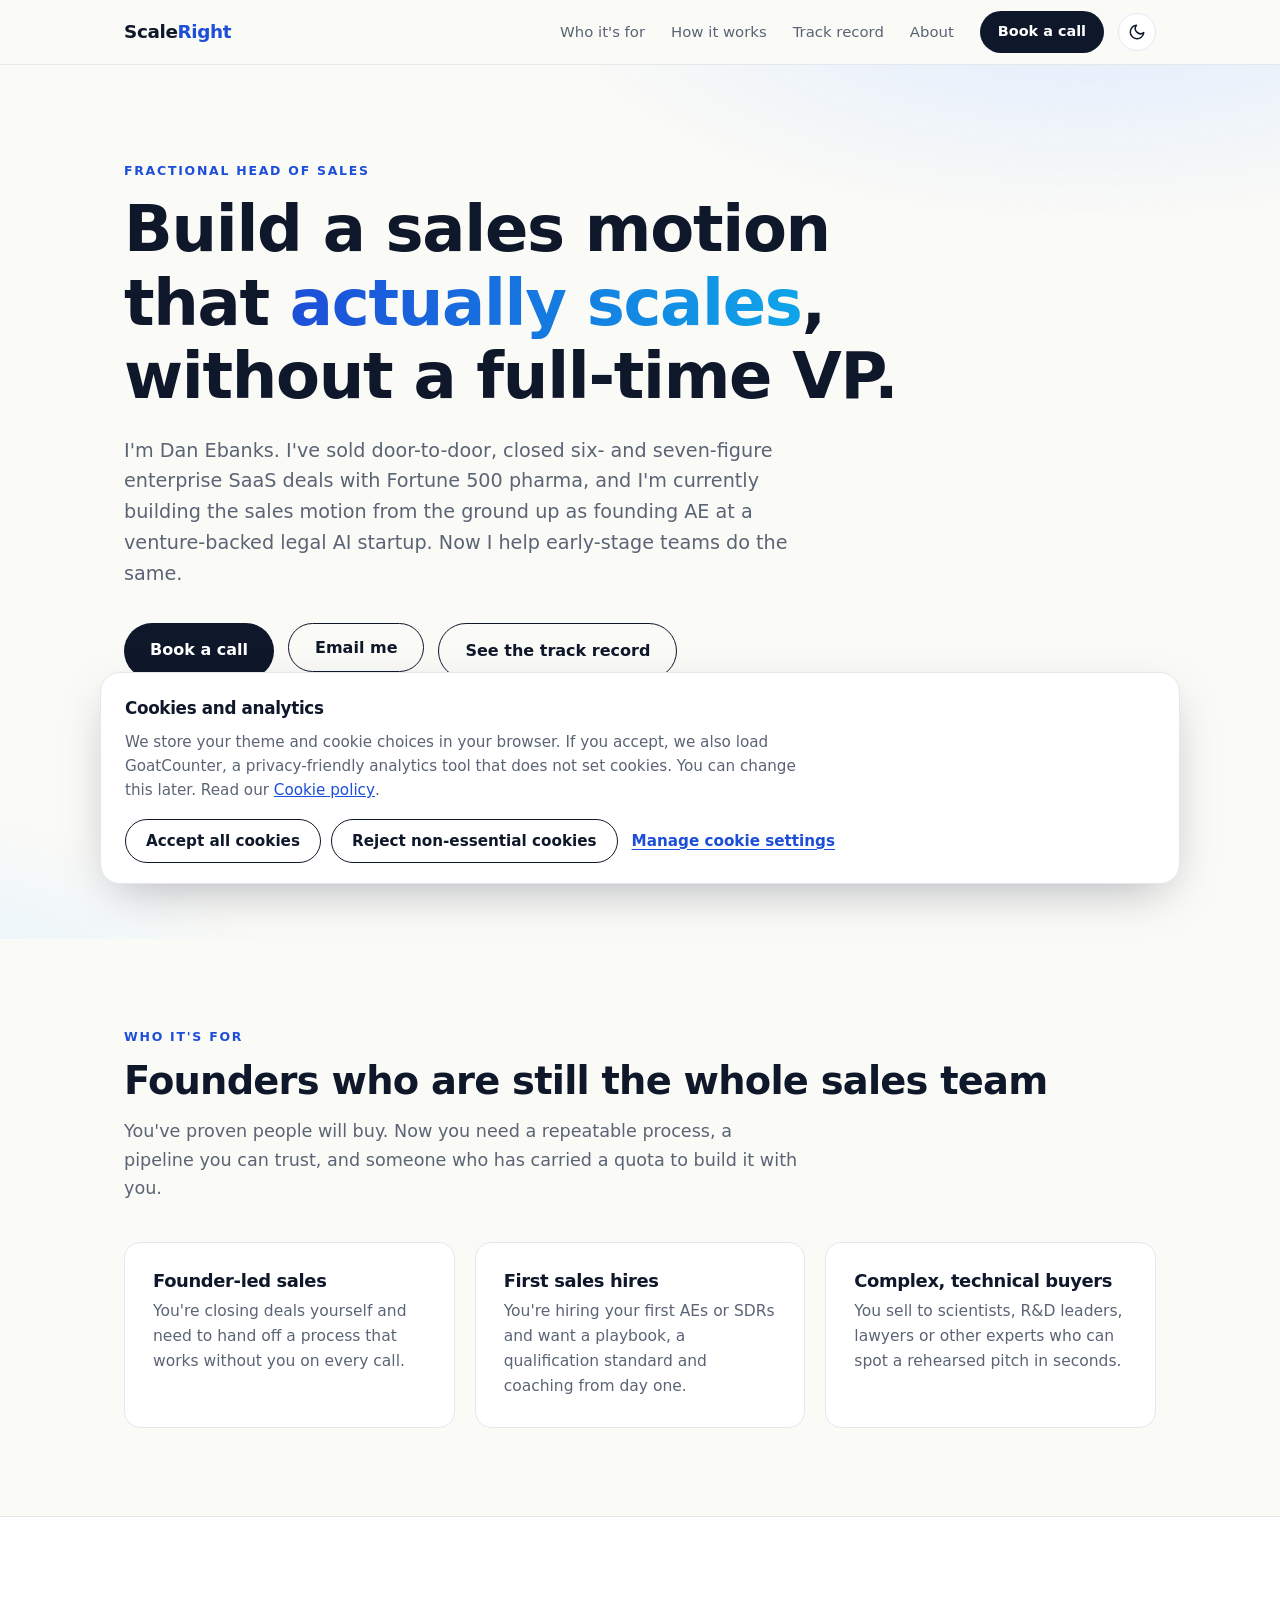
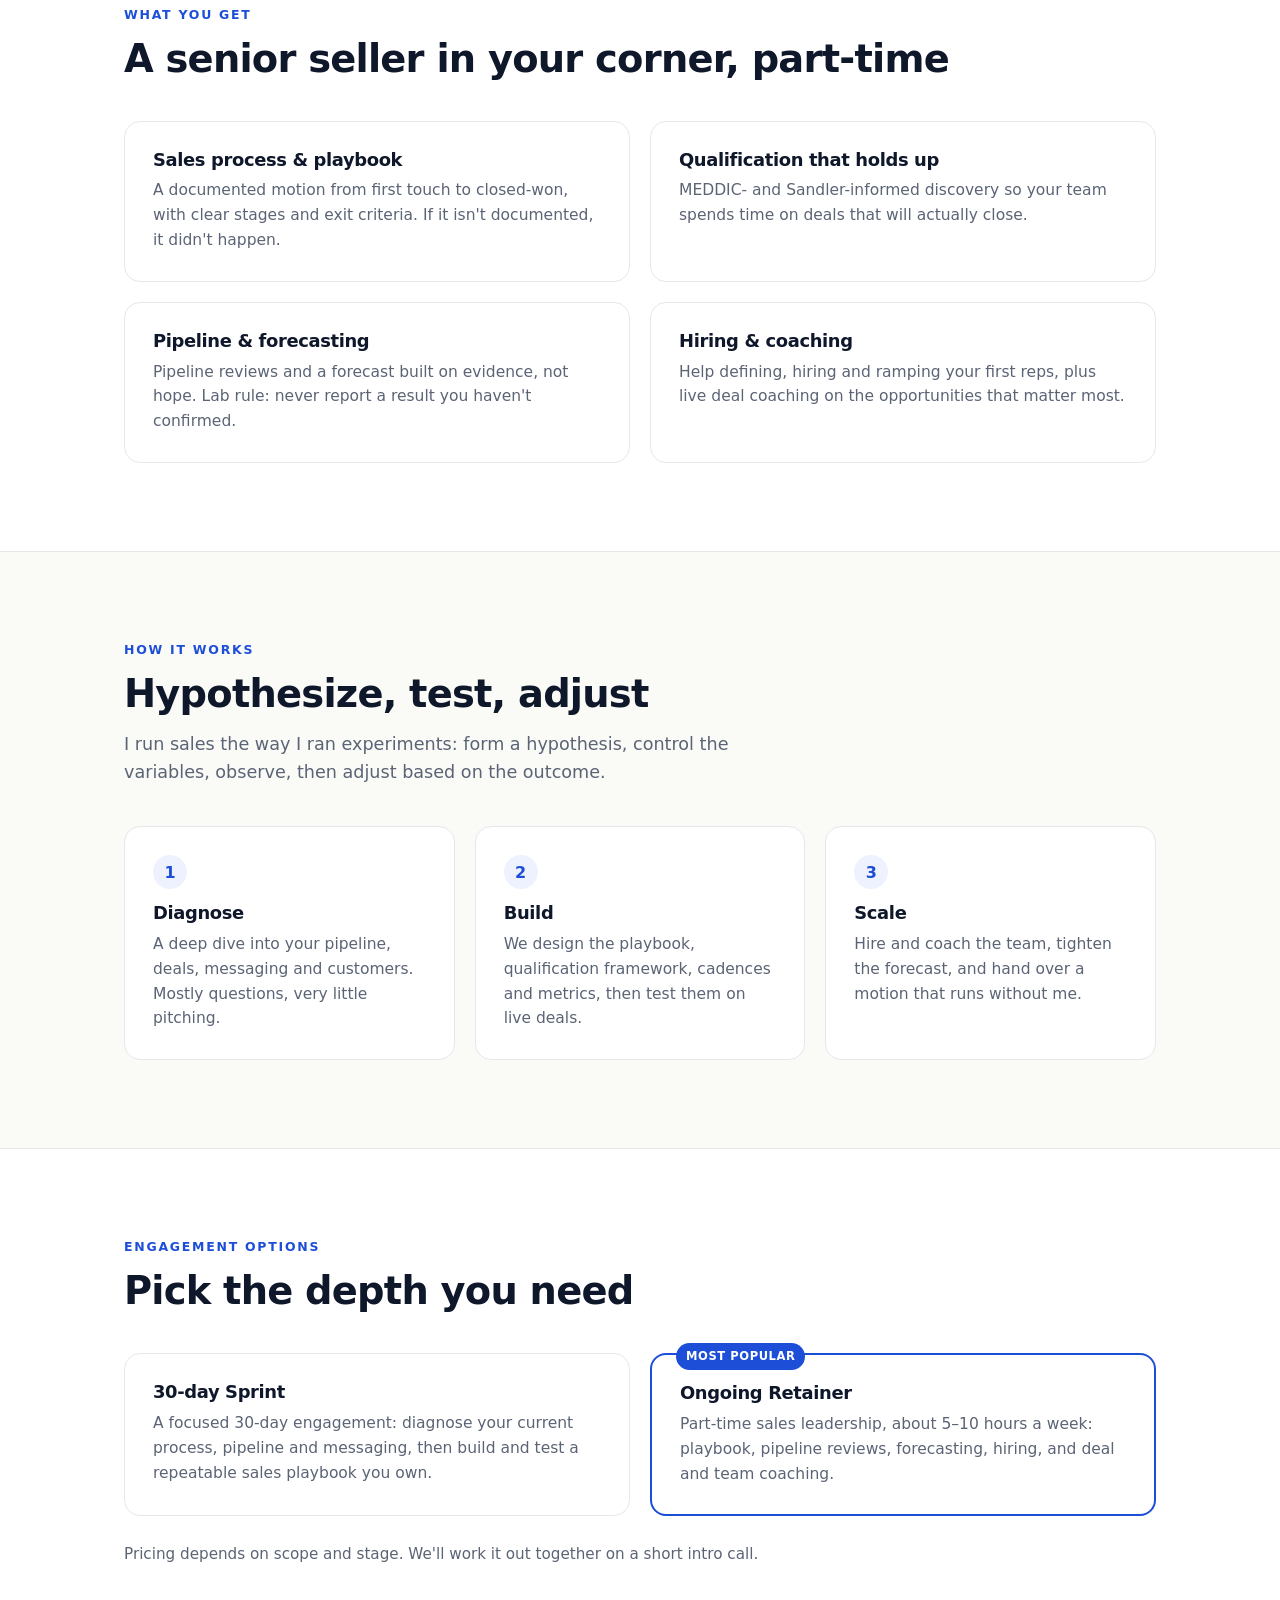
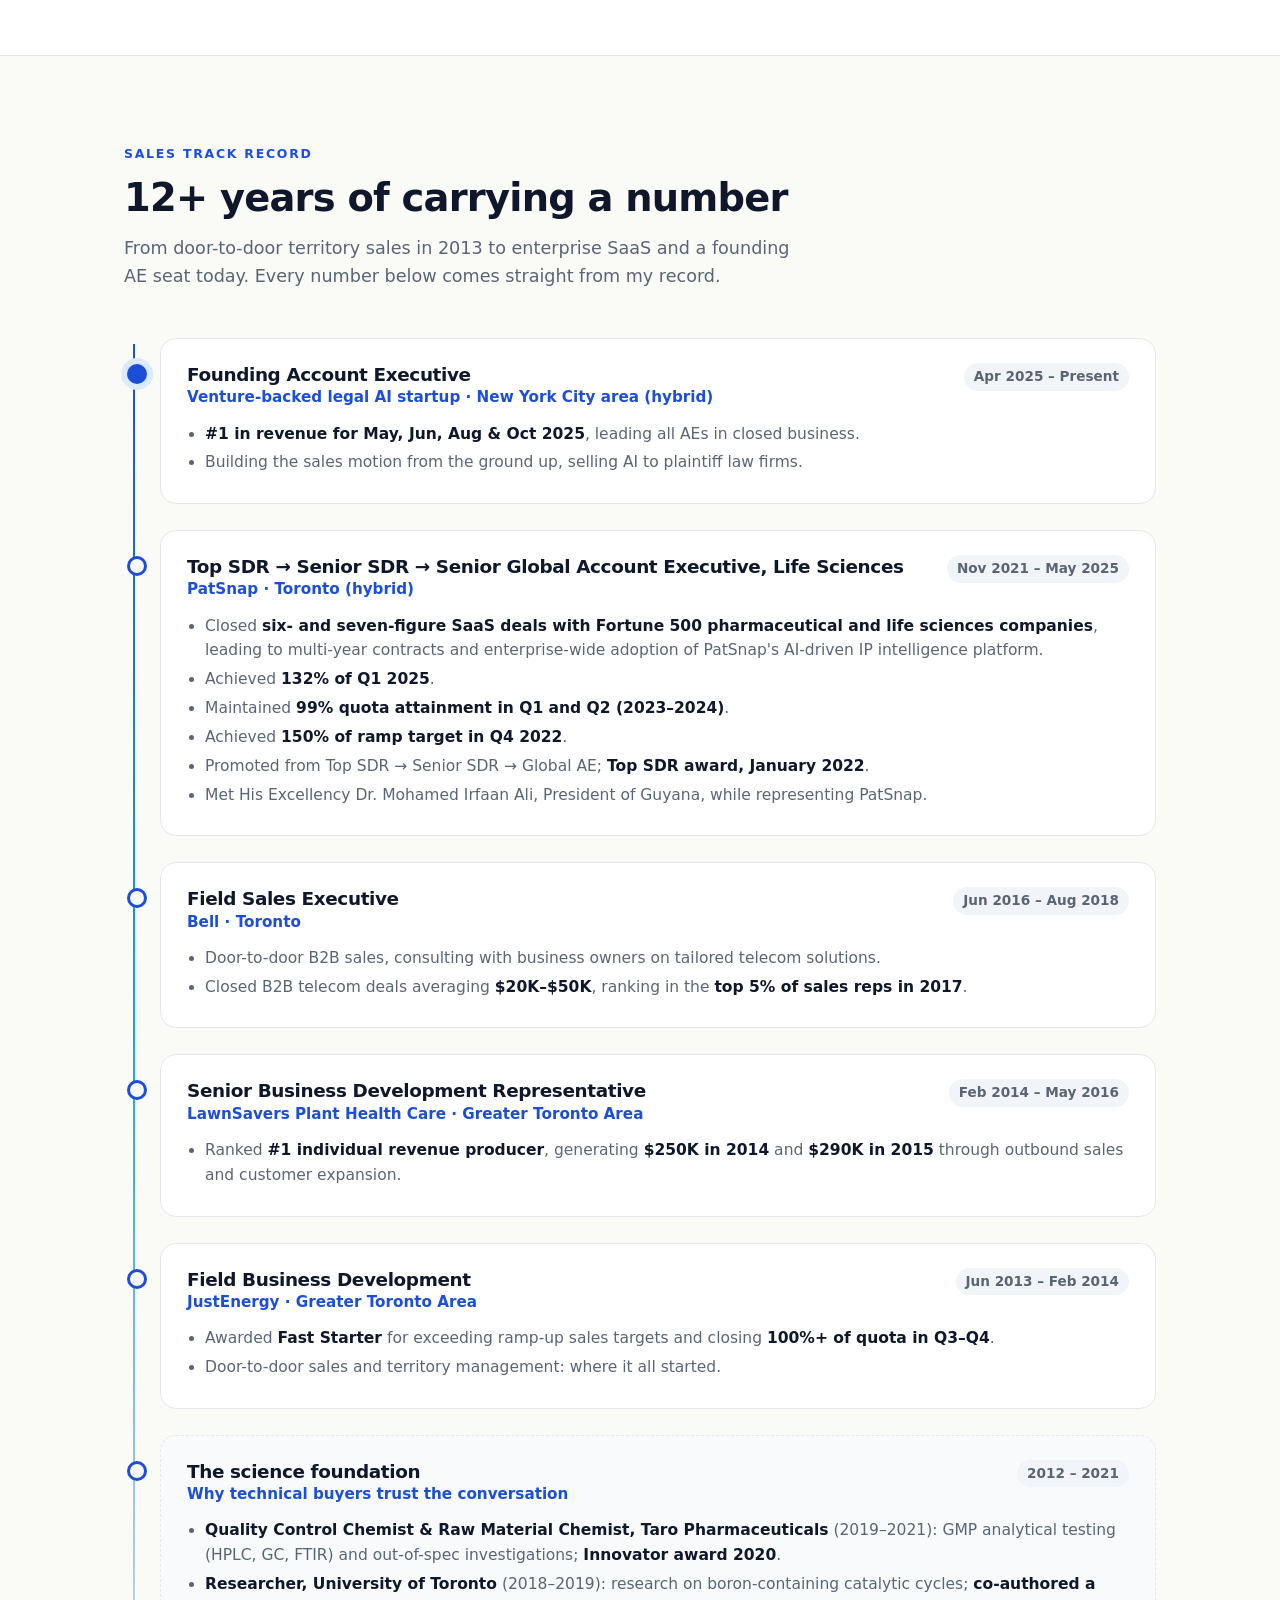
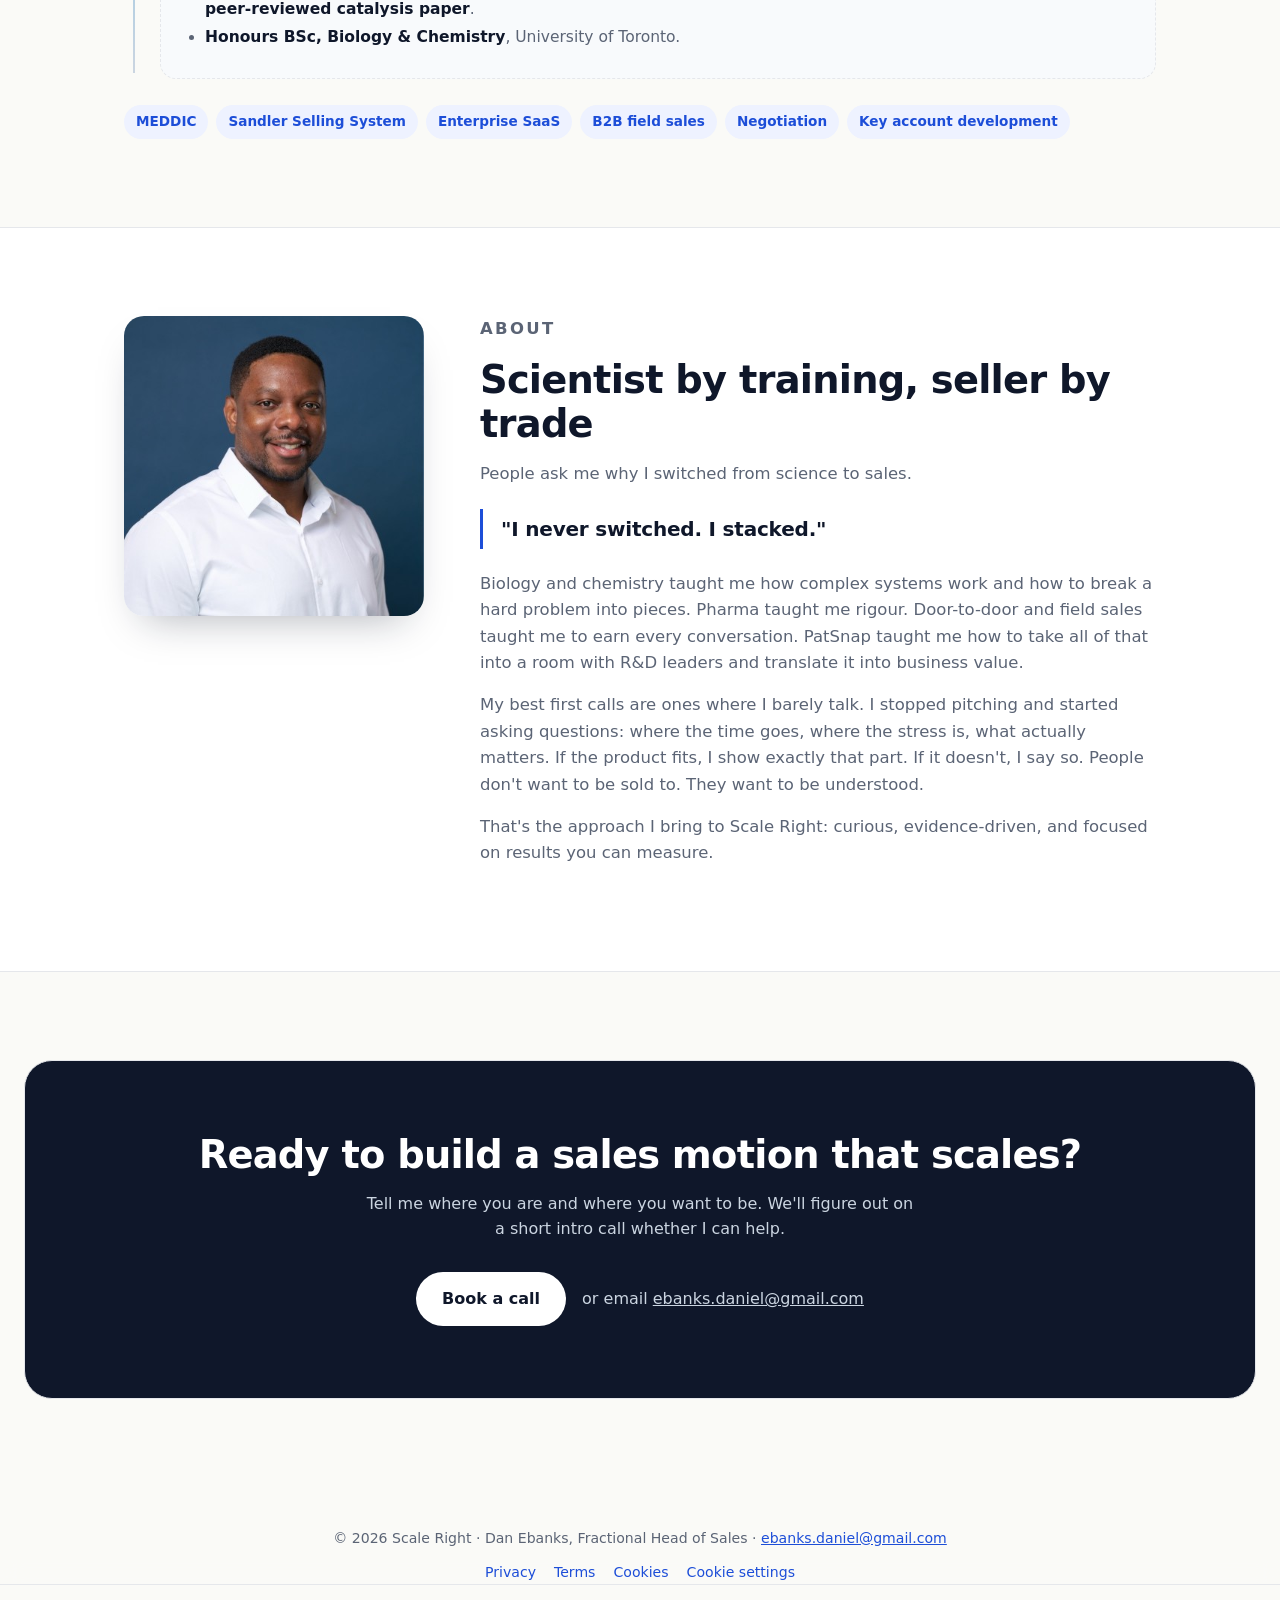
<file: index.html>
<!DOCTYPE html>
<html lang="en">
<head>
<meta charset="UTF-8">
<meta name="viewport" content="width=device-width, initial-scale=1">
<meta http-equiv="Content-Security-Policy" content="default-src 'none'; base-uri 'none'; form-action 'none'; object-src 'none'; script-src 'self' https://gc.zgo.at; style-src 'self'; img-src 'self' https://scaleright.goatcounter.com; font-src 'none'; connect-src 'self' https://scaleright.goatcounter.com; media-src 'none'; frame-src 'none'; worker-src 'none'; manifest-src 'none'; upgrade-insecure-requests">
<meta name="referrer" content="strict-origin-when-cross-origin">
<title>Scale Right | Fractional Head of Sales: Dan Ebanks</title>
<meta name="description" content="Scale Right: fractional head of sales for early-stage AI, life sciences, biotech and health tech startups. 12+ years in sales, from door-to-door to founding AE at a venture-backed AI startup.">
<meta name="robots" content="index, follow">
<link rel="canonical" href="https://scaleright.ca/">
<meta property="og:type" content="website">
<meta property="og:site_name" content="Scale Right">
<meta property="og:title" content="Scale Right | Fractional Head of Sales: Dan Ebanks">
<meta property="og:description" content="Scale Right: fractional head of sales for early-stage AI, life sciences, biotech and health tech startups. 12+ years in sales, from door-to-door to founding AE at a venture-backed AI startup.">
<meta property="og:url" content="https://scaleright.ca/">
<meta property="og:image" content="https://scaleright.ca/dan.jpg">
<meta property="og:image:type" content="image/jpeg">
<meta property="og:image:width" content="400">
<meta property="og:image:height" content="400">
<meta property="og:image:alt" content="Dan Ebanks, founder of Scale Right">
<meta name="twitter:card" content="summary">
<meta name="twitter:title" content="Scale Right | Fractional Head of Sales: Dan Ebanks">
<meta name="twitter:description" content="Scale Right: fractional head of sales for early-stage AI, life sciences, biotech and health tech startups. 12+ years in sales, from door-to-door to founding AE at a venture-backed AI startup.">
<meta name="twitter:image" content="https://scaleright.ca/dan.jpg">
<meta name="twitter:image:alt" content="Dan Ebanks, founder of Scale Right">
<script type="application/ld+json">
{
  "@context": "https://schema.org",
  "@type": "Organization",
  "name": "ScaleRight",
  "alternateName": "Scale Right",
  "url": "https://scaleright.ca/",
  "description": "Scale Right: fractional head of sales for early-stage AI, life sciences, biotech and health tech startups. 12+ years in sales, from door-to-door to founding AE at a venture-backed AI startup."
}
</script>
<link rel="stylesheet" href="site.css">
<link rel="stylesheet" href="cookie-consent.css">
<script src="theme-init.js"></script>
</head>
<body>

<nav><div class="wrap">
  <a class="logo" href="index.html">Scale<span>Right</span></a>
  <div class="navr"><ul>
    <li><a href="#who">Who it's for</a></li>
    <li><a href="#how">How it works</a></li>
    <li><a href="#record">Track record</a></li>
    <li><a href="#about">About</a></li>
    <li><a class="btn" href="https://calendly.com/ebanks-daniel/scale-right-intro-call" target="_blank" rel="noopener">Book a call</a></li>
  </ul>
  <button class="theme-toggle" id="themeToggle" type="button" aria-label="Switch to dark mode" title="Toggle dark mode">
    <svg class="moon" viewBox="0 0 24 24" fill="none" stroke="currentColor" stroke-width="2" stroke-linecap="round" stroke-linejoin="round" aria-hidden="true"><path d="M21 12.8A9 9 0 1 1 11.2 3a7 7 0 0 0 9.8 9.8z"/></svg>
    <svg class="sun" viewBox="0 0 24 24" fill="none" stroke="currentColor" stroke-width="2" stroke-linecap="round" aria-hidden="true"><circle cx="12" cy="12" r="4"/><path d="M12 2v2M12 20v2M4.9 4.9l1.4 1.4M17.7 17.7l1.4 1.4M2 12h2M20 12h2M4.9 19.1l1.4-1.4M17.7 6.3l1.4-1.4"/></svg>
  </button></div>
</div></nav>

<header class="hero"><div class="wrap">
  <p class="eyebrow">Fractional Head of Sales</p>
  <h1>Build a sales motion that <em>actually scales</em>, without a full-time VP.</h1>
  <p class="lead">I'm Dan Ebanks. I've sold door-to-door, closed six- and seven-figure enterprise SaaS deals with Fortune 500 pharma, and I'm currently building the sales motion from the ground up as founding AE at a venture-backed legal AI startup. Now I help early-stage teams do the same.</p>
  <div class="cta-row">
    <a class="btn" href="https://calendly.com/ebanks-daniel/scale-right-intro-call" target="_blank" rel="noopener">Book a call</a>
    <span class="email-wrap"><button type="button" class="btn ghost" id="emailBtn" aria-haspopup="true">Email me</button><span id="emailMenu"><a href="mailto:ebanks.daniel@gmail.com?subject=Scale%20Right%20intro%20call">Open my mail app</a><a href="https://mail.google.com/mail/?view=cm&amp;fs=1&amp;to=ebanks.daniel@gmail.com&amp;su=Scale%20Right%20intro%20call" target="_blank" rel="noopener">Open in Gmail</a><a href="https://outlook.live.com/mail/0/deeplink/compose?to=ebanks.daniel@gmail.com&amp;subject=Scale%20Right%20intro%20call" target="_blank" rel="noopener">Open in Outlook</a><a href="#" id="copyEmail">Copy ebanks.daniel@gmail.com</a></span></span>
    <a class="btn ghost" href="#record">See the track record</a>
  </div>
  <div class="stats">
    <div class="stat"><b>12+ years</b><span>selling, since 2013</span></div>
    <div class="stat"><b>#1 revenue rep</b><span>at 2 companies</span></div>
    <div class="stat"><b>132%</b><span>of quota (Q1 2025)</span></div>
    <div class="stat"><b>6 &amp; 7-figure</b><span>enterprise SaaS deals</span></div>
  </div>
</div></header>

<section id="who"><div class="wrap">
  <p class="eyebrow">Who it's for</p>
  <h2>Founders who are still the whole sales team</h2>
  <p class="lead">You've proven people will buy. Now you need a repeatable process, a pipeline you can trust, and someone who has carried a quota to build it with you.</p>
  <div class="grid g3">
    <div class="card"><h3>Founder-led sales</h3><p>You're closing deals yourself and need to hand off a process that works without you on every call.</p></div>
    <div class="card"><h3>First sales hires</h3><p>You're hiring your first AEs or SDRs and want a playbook, a qualification standard and coaching from day one.</p></div>
    <div class="card"><h3>Complex, technical buyers</h3><p>You sell to scientists, R&amp;D leaders, lawyers or other experts who can spot a rehearsed pitch in seconds.</p></div>
  </div>
</div></section>

<section class="alt" id="what"><div class="wrap">
  <p class="eyebrow">What you get</p>
  <h2>A senior seller in your corner, part-time</h2>
  <div class="grid g2">
    <div class="card"><h3>Sales process &amp; playbook</h3><p>A documented motion from first touch to closed-won, with clear stages and exit criteria. If it isn't documented, it didn't happen.</p></div>
    <div class="card"><h3>Qualification that holds up</h3><p>MEDDIC- and Sandler-informed discovery so your team spends time on deals that will actually close.</p></div>
    <div class="card"><h3>Pipeline &amp; forecasting</h3><p>Pipeline reviews and a forecast built on evidence, not hope. Lab rule: never report a result you haven't confirmed.</p></div>
    <div class="card"><h3>Hiring &amp; coaching</h3><p>Help defining, hiring and ramping your first reps, plus live deal coaching on the opportunities that matter most.</p></div>
  </div>
</div></section>

<section id="how"><div class="wrap">
  <p class="eyebrow">How it works</p>
  <h2>Hypothesize, test, adjust</h2>
  <p class="lead">I run sales the way I ran experiments: form a hypothesis, control the variables, observe, then adjust based on the outcome.</p>
  <div class="grid g3">
    <div class="card"><div class="num">1</div><h3>Diagnose</h3><p>A deep dive into your pipeline, deals, messaging and customers. Mostly questions, very little pitching.</p></div>
    <div class="card"><div class="num">2</div><h3>Build</h3><p>We design the playbook, qualification framework, cadences and metrics, then test them on live deals.</p></div>
    <div class="card"><div class="num">3</div><h3>Scale</h3><p>Hire and coach the team, tighten the forecast, and hand over a motion that runs without me.</p></div>
  </div>
</div></section>

<section class="alt" id="options"><div class="wrap">
  <p class="eyebrow">Engagement options</p>
  <h2>Pick the depth you need</h2>
  <div class="grid g2">
    <div class="card"><h3>30-day Sprint</h3><p>A focused 30-day engagement: diagnose your current process, pipeline and messaging, then build and test a repeatable sales playbook you own.</p></div>
    <div class="card feature"><span class="tag">Most popular</span><h3>Ongoing Retainer</h3><p>Part-time sales leadership, about 5–10 hours a week: playbook, pipeline reviews, forecasting, hiring, and deal and team coaching.</p></div>
  </div>
  <p class="price-note">Pricing depends on scope and stage. We'll work it out together on a short intro call.</p>
</div></section>

<section id="record"><div class="wrap">
  <p class="eyebrow">Sales track record</p>
  <h2>12+ years of carrying a number</h2>
  <p class="lead">From door-to-door territory sales in 2013 to enterprise SaaS and a founding AE seat today. Every number below comes straight from my record.</p>

  <div class="timeline">
    <div class="role now"><div class="card">
      <div class="role-head"><div><h3>Founding Account Executive</h3><div class="co">Venture-backed legal AI startup · New York City area (hybrid)</div></div><span class="dates">Apr 2025 – Present</span></div>
      <ul>
        <li><strong>#1 in revenue for May, Jun, Aug &amp; Oct 2025</strong>, leading all AEs in closed business.</li>
        <li>Building the sales motion from the ground up, selling AI to plaintiff law firms.</li>
      </ul>
    </div></div>

    <div class="role"><div class="card">
      <div class="role-head"><div><h3>Top SDR → Senior SDR → Senior Global Account Executive, Life Sciences</h3><div class="co">PatSnap · Toronto (hybrid)</div></div><span class="dates">Nov 2021 – May 2025</span></div>
      <ul>
        <li>Closed <strong>six- and seven-figure SaaS deals with Fortune 500 pharmaceutical and life sciences companies</strong>, leading to multi-year contracts and enterprise-wide adoption of PatSnap's AI-driven IP intelligence platform.</li>
        <li>Achieved <strong>132% of Q1 2025</strong>.</li>
        <li>Maintained <strong>99% quota attainment in Q1 and Q2 (2023–2024)</strong>.</li>
        <li>Achieved <strong>150% of ramp target in Q4 2022</strong>.</li>
        <li>Promoted from Top SDR → Senior SDR → Global AE; <strong>Top SDR award, January 2022</strong>.</li>
        <li>Met His Excellency Dr. Mohamed Irfaan Ali, President of Guyana, while representing PatSnap.</li>
      </ul>
    </div></div>

    <div class="role"><div class="card">
      <div class="role-head"><div><h3>Field Sales Executive</h3><div class="co">Bell · Toronto</div></div><span class="dates">Jun 2016 – Aug 2018</span></div>
      <ul>
        <li>Door-to-door B2B sales, consulting with business owners on tailored telecom solutions.</li>
        <li>Closed B2B telecom deals averaging <strong>$20K–$50K</strong>, ranking in the <strong>top 5% of sales reps in 2017</strong>.</li>
      </ul>
    </div></div>

    <div class="role"><div class="card">
      <div class="role-head"><div><h3>Senior Business Development Representative</h3><div class="co">LawnSavers Plant Health Care · Greater Toronto Area</div></div><span class="dates">Feb 2014 – May 2016</span></div>
      <ul>
        <li>Ranked <strong>#1 individual revenue producer</strong>, generating <strong>$250K in 2014</strong> and <strong>$290K in 2015</strong> through outbound sales and customer expansion.</li>
      </ul>
    </div></div>

    <div class="role"><div class="card">
      <div class="role-head"><div><h3>Field Business Development</h3><div class="co">JustEnergy · Greater Toronto Area</div></div><span class="dates">Jun 2013 – Feb 2014</span></div>
      <ul>
        <li>Awarded <strong>Fast Starter</strong> for exceeding ramp-up sales targets and closing <strong>100%+ of quota in Q3–Q4</strong>.</li>
        <li>Door-to-door sales and territory management: where it all started.</li>
      </ul>
    </div></div>

    <div class="role sci"><div class="card">
      <div class="role-head"><div><h3>The science foundation</h3><div class="co">Why technical buyers trust the conversation</div></div><span class="dates">2012 – 2021</span></div>
      <ul>
        <li><strong>Quality Control Chemist &amp; Raw Material Chemist, Taro Pharmaceuticals</strong> (2019–2021): GMP analytical testing (HPLC, GC, FTIR) and out-of-spec investigations; <strong>Innovator award 2020</strong>.</li>
        <li><strong>Researcher, University of Toronto</strong> (2018–2019): research on boron-containing catalytic cycles; <strong>co-authored a peer-reviewed catalysis paper</strong>.</li>
        <li><strong>Honours BSc, Biology &amp; Chemistry</strong>, University of Toronto.</li>
      </ul>
    </div></div>
  </div>

  <div class="chips">
    <span class="chip">MEDDIC</span><span class="chip">Sandler Selling System</span><span class="chip">Enterprise SaaS</span><span class="chip">B2B field sales</span><span class="chip">Negotiation</span><span class="chip">Key account development</span>
  </div>
</div></section>

<section class="alt" id="about"><div class="wrap about">
  <img src="dan.jpg" alt="Dan Ebanks, founder of Scale Right">
  <div>
    <p class="eyebrow">About</p>
    <h2>Scientist by training, seller by trade</h2>
    <p>People ask me why I switched from science to sales.</p>
    <blockquote>"I never switched. I stacked."</blockquote>
    <p>Biology and chemistry taught me how complex systems work and how to break a hard problem into pieces. Pharma taught me rigour. Door-to-door and field sales taught me to earn every conversation. PatSnap taught me how to take all of that into a room with R&amp;D leaders and translate it into business value.</p>
    <p>My best first calls are ones where I barely talk. I stopped pitching and started asking questions: where the time goes, where the stress is, what actually matters. If the product fits, I show exactly that part. If it doesn't, I say so. People don't want to be sold to. They want to be understood.</p>
    <p>That's the approach I bring to Scale Right: curious, evidence-driven, and focused on results you can measure.</p>
  </div>
</div></section>

<section><div class="final">
  <h2>Ready to build a sales motion that scales?</h2>
  <p>Tell me where you are and where you want to be. We'll figure out on a short intro call whether I can help.</p>
  <div class="cta-row"><a class="btn" href="https://calendly.com/ebanks-daniel/scale-right-intro-call" target="_blank" rel="noopener">Book a call</a><span class="final-or">or email <a href="mailto:ebanks.daniel@gmail.com?subject=Scale%20Right%20intro%20call">ebanks.daniel@gmail.com</a></span></div>
</div></section>

<footer>
  <p class="foot-main">© 2026 Scale Right · Dan Ebanks, Fractional Head of Sales · <a href="mailto:ebanks.daniel@gmail.com">ebanks.daniel@gmail.com</a></p>
  <nav class="foot-links" aria-label="Legal">
    <a href="privacy.html">Privacy</a>
    <a href="terms.html">Terms</a>
    <a href="cookies.html">Cookies</a>
    <button type="button" class="foot-link-btn" id="sr-cookie-settings">Cookie settings</button>
  </nav>
</footer>
<script src="theme-toggle.js"></script>
<div id="toast">Email copied: ebanks.daniel@gmail.com</div>
<script src="email-actions.js"></script>
<script src="cookie-consent.js" defer></script>
</body>
</html>
</file>
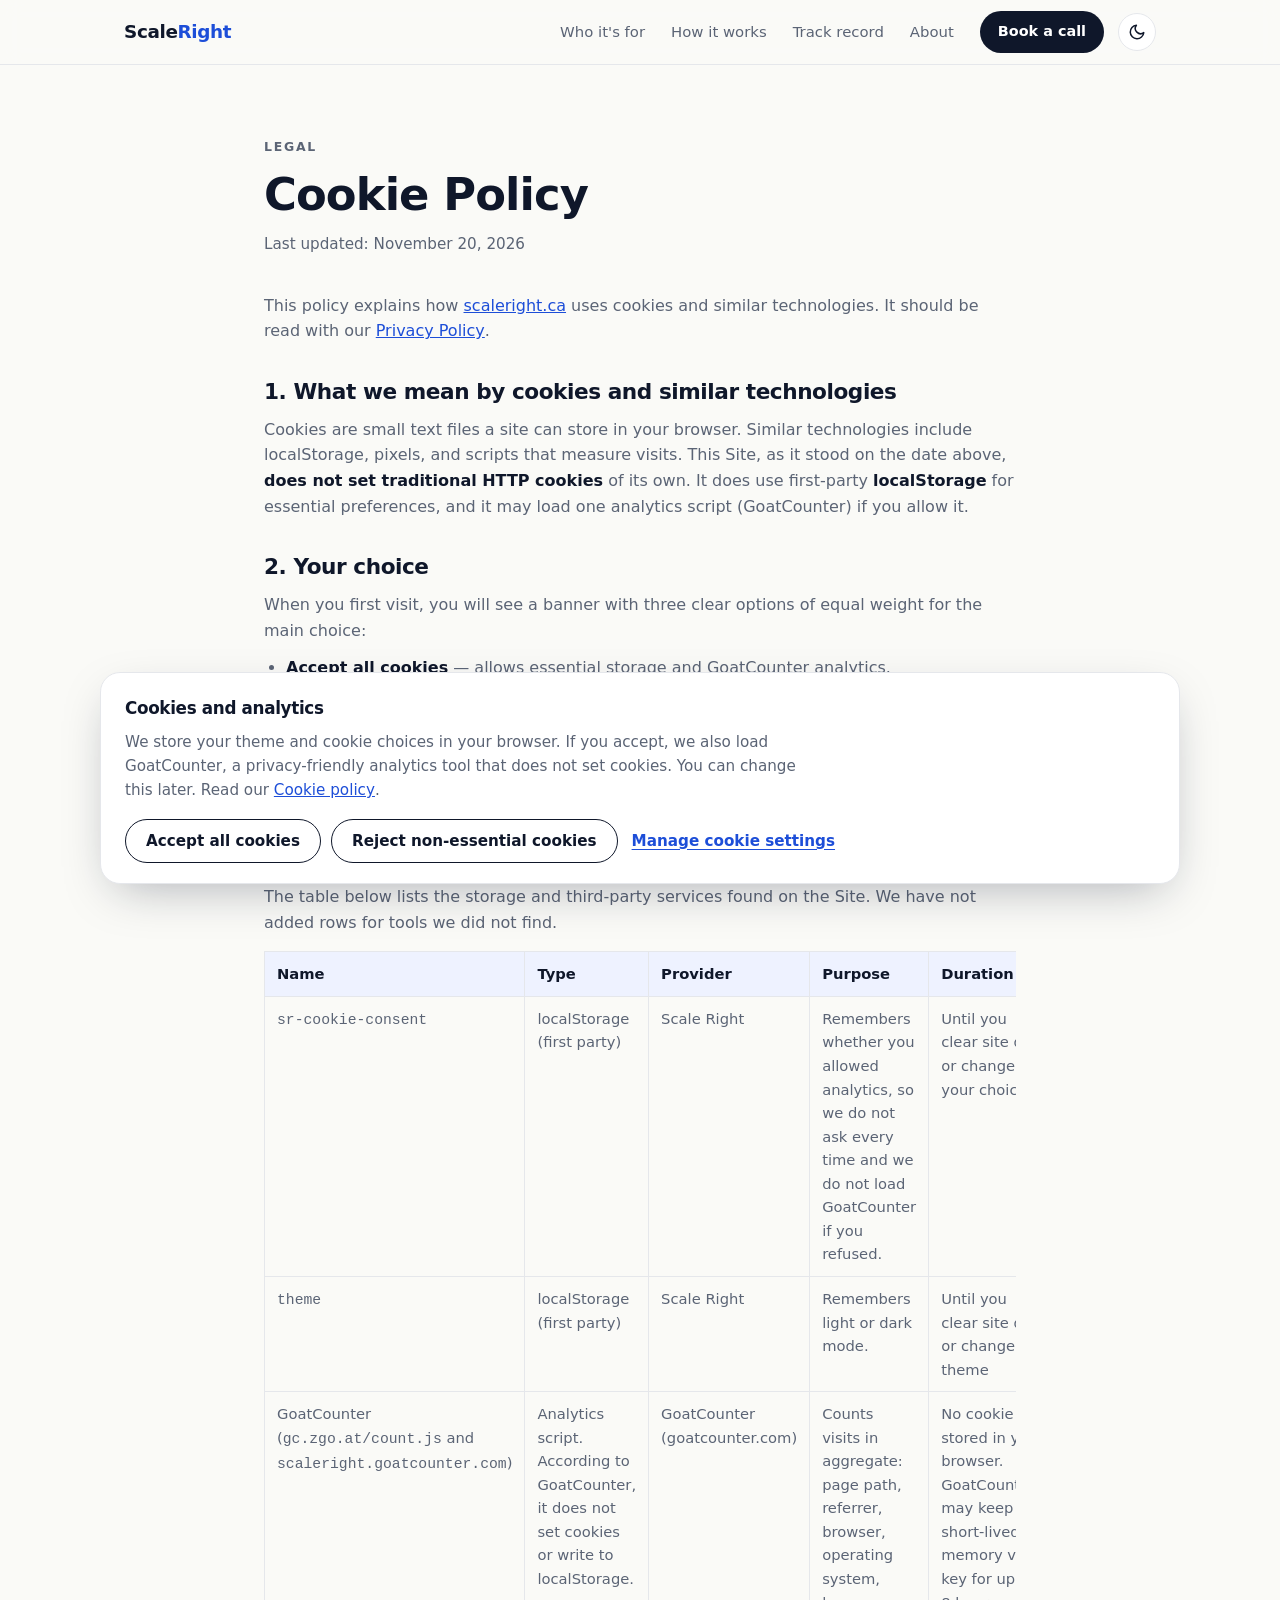
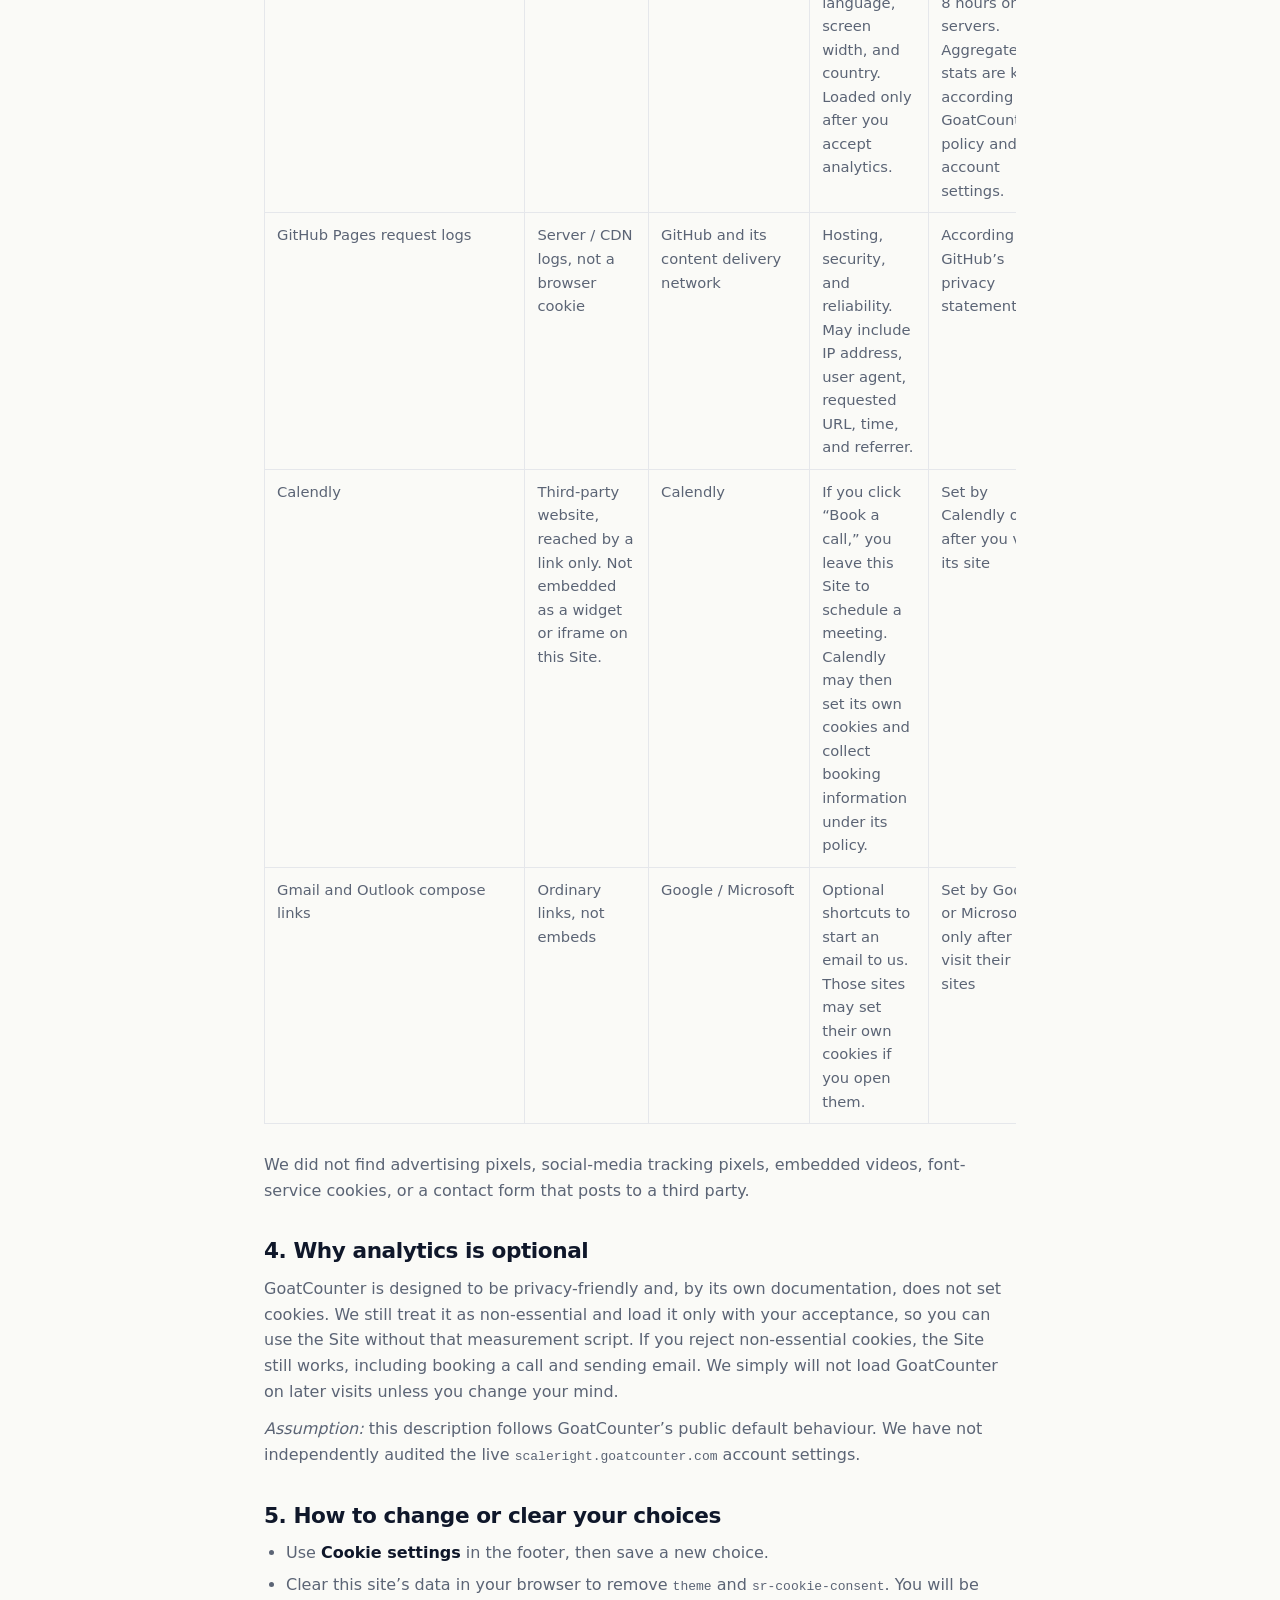
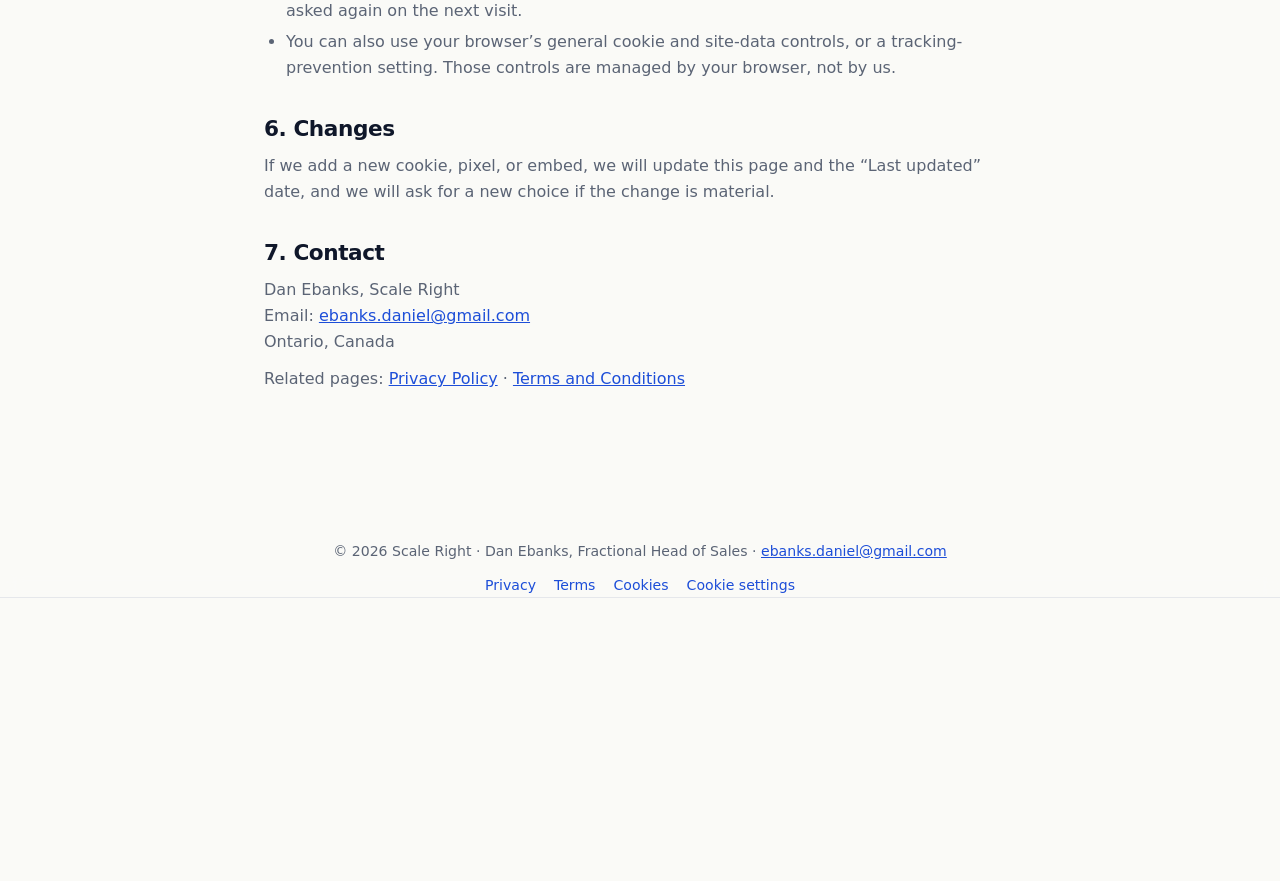
<file: cookies.html>
<!DOCTYPE html>
<html lang="en">
<head>
<meta charset="UTF-8">
<meta name="viewport" content="width=device-width, initial-scale=1">
<meta http-equiv="Content-Security-Policy" content="default-src 'none'; base-uri 'none'; form-action 'none'; object-src 'none'; script-src 'self' https://gc.zgo.at; style-src 'self'; img-src 'self' https://scaleright.goatcounter.com; font-src 'none'; connect-src 'self' https://scaleright.goatcounter.com; media-src 'none'; frame-src 'none'; worker-src 'none'; manifest-src 'none'; upgrade-insecure-requests">
<meta name="referrer" content="strict-origin-when-cross-origin">
<title>Cookie Policy | Scale Right</title>
<meta name="description" content="Cookie policy for Scale Right, including analytics, local storage, and how to manage your choices.">
<meta name="robots" content="index, follow">
<link rel="canonical" href="https://scaleright.ca/cookies.html">
<meta property="og:type" content="website">
<meta property="og:site_name" content="Scale Right">
<meta property="og:title" content="Cookie Policy | Scale Right">
<meta property="og:description" content="Cookie policy for Scale Right, including analytics, local storage, and how to manage your choices.">
<meta property="og:url" content="https://scaleright.ca/cookies.html">
<meta property="og:image" content="https://scaleright.ca/dan.jpg">
<meta property="og:image:type" content="image/jpeg">
<meta property="og:image:width" content="400">
<meta property="og:image:height" content="400">
<meta property="og:image:alt" content="Dan Ebanks, founder of Scale Right">
<meta name="twitter:card" content="summary">
<meta name="twitter:title" content="Cookie Policy | Scale Right">
<meta name="twitter:description" content="Cookie policy for Scale Right, including analytics, local storage, and how to manage your choices.">
<meta name="twitter:image" content="https://scaleright.ca/dan.jpg">
<meta name="twitter:image:alt" content="Dan Ebanks, founder of Scale Right">
<link rel="stylesheet" href="site.css">
<link rel="stylesheet" href="cookie-consent.css">
<script src="theme-init.js"></script>
</head>
<body>
<nav><div class="wrap">
  <a class="logo" href="index.html">Scale<span>Right</span></a>
  <div class="navr"><ul>
    <li><a href="index.html#who">Who it's for</a></li>
    <li><a href="index.html#how">How it works</a></li>
    <li><a href="index.html#record">Track record</a></li>
    <li><a href="index.html#about">About</a></li>
    <li><a class="btn" href="https://calendly.com/ebanks-daniel/scale-right-intro-call" target="_blank" rel="noopener">Book a call</a></li>
  </ul>
  <button class="theme-toggle" id="themeToggle" type="button" aria-label="Switch to dark mode" title="Toggle dark mode">
    <svg class="moon" viewBox="0 0 24 24" fill="none" stroke="currentColor" stroke-width="2" stroke-linecap="round" stroke-linejoin="round" aria-hidden="true"><path d="M21 12.8A9 9 0 1 1 11.2 3a7 7 0 0 0 9.8 9.8z"/></svg>
    <svg class="sun" viewBox="0 0 24 24" fill="none" stroke="currentColor" stroke-width="2" stroke-linecap="round" aria-hidden="true"><circle cx="12" cy="12" r="4"/><path d="M12 2v2M12 20v2M4.9 4.9l1.4 1.4M17.7 17.7l1.4 1.4M2 12h2M20 12h2M4.9 19.1l1.4-1.4M17.7 6.3l1.4-1.4"/></svg>
  </button></div>
</div></nav>
<main class="legal">
<div class="wrap">

<p class="eyebrow">Legal</p>
<h1>Cookie Policy</h1>
<p class="updated">Last updated: November 20, 2026</p>

<p>This policy explains how <a href="https://scaleright.ca">scaleright.ca</a> uses cookies and similar technologies. It should be read with our <a href="privacy.html">Privacy Policy</a>.</p>

<h2>1. What we mean by cookies and similar technologies</h2>
<p>Cookies are small text files a site can store in your browser. Similar technologies include localStorage, pixels, and scripts that measure visits. This Site, as it stood on the date above, <strong>does not set traditional HTTP cookies</strong> of its own. It does use first-party <strong>localStorage</strong> for essential preferences, and it may load one analytics script (GoatCounter) if you allow it.</p>

<h2>2. Your choice</h2>
<p>When you first visit, you will see a banner with three clear options of equal weight for the main choice:</p>
<ul>
  <li><strong>Accept all cookies</strong> — allows essential storage and GoatCounter analytics.</li>
  <li><strong>Reject non-essential cookies</strong> — allows only essential storage; analytics is not loaded.</li>
  <li><strong>Manage cookie settings</strong> — lets you turn analytics on or off, then <strong>Save my choices</strong>.</li>
</ul>
<p>You can reopen this at any time with <strong>Cookie settings</strong> in the footer. Your choice is stored in your browser as <code>sr-cookie-consent</code>. It is not sent to us as a login or identifier.</p>

<h2>3. What we actually use</h2>
<p>The table below lists the storage and third-party services found on the Site. We have not added rows for tools we did not find.</p>

<div class="table-wrap">
<table>
  <thead>
    <tr>
      <th>Name</th>
      <th>Type</th>
      <th>Provider</th>
      <th>Purpose</th>
      <th>Duration</th>
      <th>Category</th>
    </tr>
  </thead>
  <tbody>
    <tr>
      <td><code>sr-cookie-consent</code></td>
      <td>localStorage (first party)</td>
      <td>Scale Right</td>
      <td>Remembers whether you allowed analytics, so we do not ask every time and we do not load GoatCounter if you refused.</td>
      <td>Until you clear site data or change your choice</td>
      <td>Essential</td>
    </tr>
    <tr>
      <td><code>theme</code></td>
      <td>localStorage (first party)</td>
      <td>Scale Right</td>
      <td>Remembers light or dark mode.</td>
      <td>Until you clear site data or change the theme</td>
      <td>Essential</td>
    </tr>
    <tr>
      <td>GoatCounter (<code>gc.zgo.at/count.js</code> and <code>scaleright.goatcounter.com</code>)</td>
      <td>Analytics script. According to GoatCounter, it does not set cookies or write to localStorage.</td>
      <td>GoatCounter (goatcounter.com)</td>
      <td>Counts visits in aggregate: page path, referrer, browser, operating system, language, screen width, and country. Loaded only after you accept analytics.</td>
      <td>No cookie stored in your browser. GoatCounter may keep a short-lived in-memory visit key for up to 8 hours on its servers. Aggregated stats are kept according to GoatCounter’s policy and our account settings.</td>
      <td>Analytics (non-essential)</td>
    </tr>
    <tr>
      <td>GitHub Pages request logs</td>
      <td>Server / CDN logs, not a browser cookie</td>
      <td>GitHub and its content delivery network</td>
      <td>Hosting, security, and reliability. May include IP address, user agent, requested URL, time, and referrer.</td>
      <td>According to GitHub’s privacy statement</td>
      <td>Essential (hosting)</td>
    </tr>
    <tr>
      <td>Calendly</td>
      <td>Third-party website, reached by a link only. Not embedded as a widget or iframe on this Site.</td>
      <td>Calendly</td>
      <td>If you click “Book a call,” you leave this Site to schedule a meeting. Calendly may then set its own cookies and collect booking information under its policy.</td>
      <td>Set by Calendly only after you visit its site</td>
      <td>Not set by scaleright.ca</td>
    </tr>
    <tr>
      <td>Gmail and Outlook compose links</td>
      <td>Ordinary links, not embeds</td>
      <td>Google / Microsoft</td>
      <td>Optional shortcuts to start an email to us. Those sites may set their own cookies if you open them.</td>
      <td>Set by Google or Microsoft only after you visit their sites</td>
      <td>Not set by scaleright.ca</td>
    </tr>
  </tbody>
</table>
</div>

<p>We did not find advertising pixels, social-media tracking pixels, embedded videos, font-service cookies, or a contact form that posts to a third party.</p>

<h2>4. Why analytics is optional</h2>
<p>GoatCounter is designed to be privacy-friendly and, by its own documentation, does not set cookies. We still treat it as non-essential and load it only with your acceptance, so you can use the Site without that measurement script. If you reject non-essential cookies, the Site still works, including booking a call and sending email. We simply will not load GoatCounter on later visits unless you change your mind.</p>
<p><em>Assumption:</em> this description follows GoatCounter’s public default behaviour. We have not independently audited the live <code>scaleright.goatcounter.com</code> account settings.</p>

<h2>5. How to change or clear your choices</h2>
<ul>
  <li>Use <strong>Cookie settings</strong> in the footer, then save a new choice.</li>
  <li>Clear this site’s data in your browser to remove <code>theme</code> and <code>sr-cookie-consent</code>. You will be asked again on the next visit.</li>
  <li>You can also use your browser’s general cookie and site-data controls, or a tracking-prevention setting. Those controls are managed by your browser, not by us.</li>
</ul>

<h2>6. Changes</h2>
<p>If we add a new cookie, pixel, or embed, we will update this page and the “Last updated” date, and we will ask for a new choice if the change is material.</p>

<h2>7. Contact</h2>
<p>Dan Ebanks, Scale Right<br>
Email: <a href="mailto:ebanks.daniel@gmail.com">ebanks.daniel@gmail.com</a><br>
Ontario, Canada</p>
<p>Related pages: <a href="privacy.html">Privacy Policy</a> · <a href="terms.html">Terms and Conditions</a></p>

</div>
</main>
<footer>
  <p class="foot-main">© 2026 Scale Right · Dan Ebanks, Fractional Head of Sales · <a href="mailto:ebanks.daniel@gmail.com">ebanks.daniel@gmail.com</a></p>
  <nav class="foot-links" aria-label="Legal">
    <a href="privacy.html">Privacy</a>
    <a href="terms.html">Terms</a>
    <a href="cookies.html">Cookies</a>
    <button type="button" class="foot-link-btn" id="sr-cookie-settings">Cookie settings</button>
  </nav>
</footer>
<script src="theme-toggle.js"></script>
<script src="cookie-consent.js" defer></script>
</body>
</html>
</file>
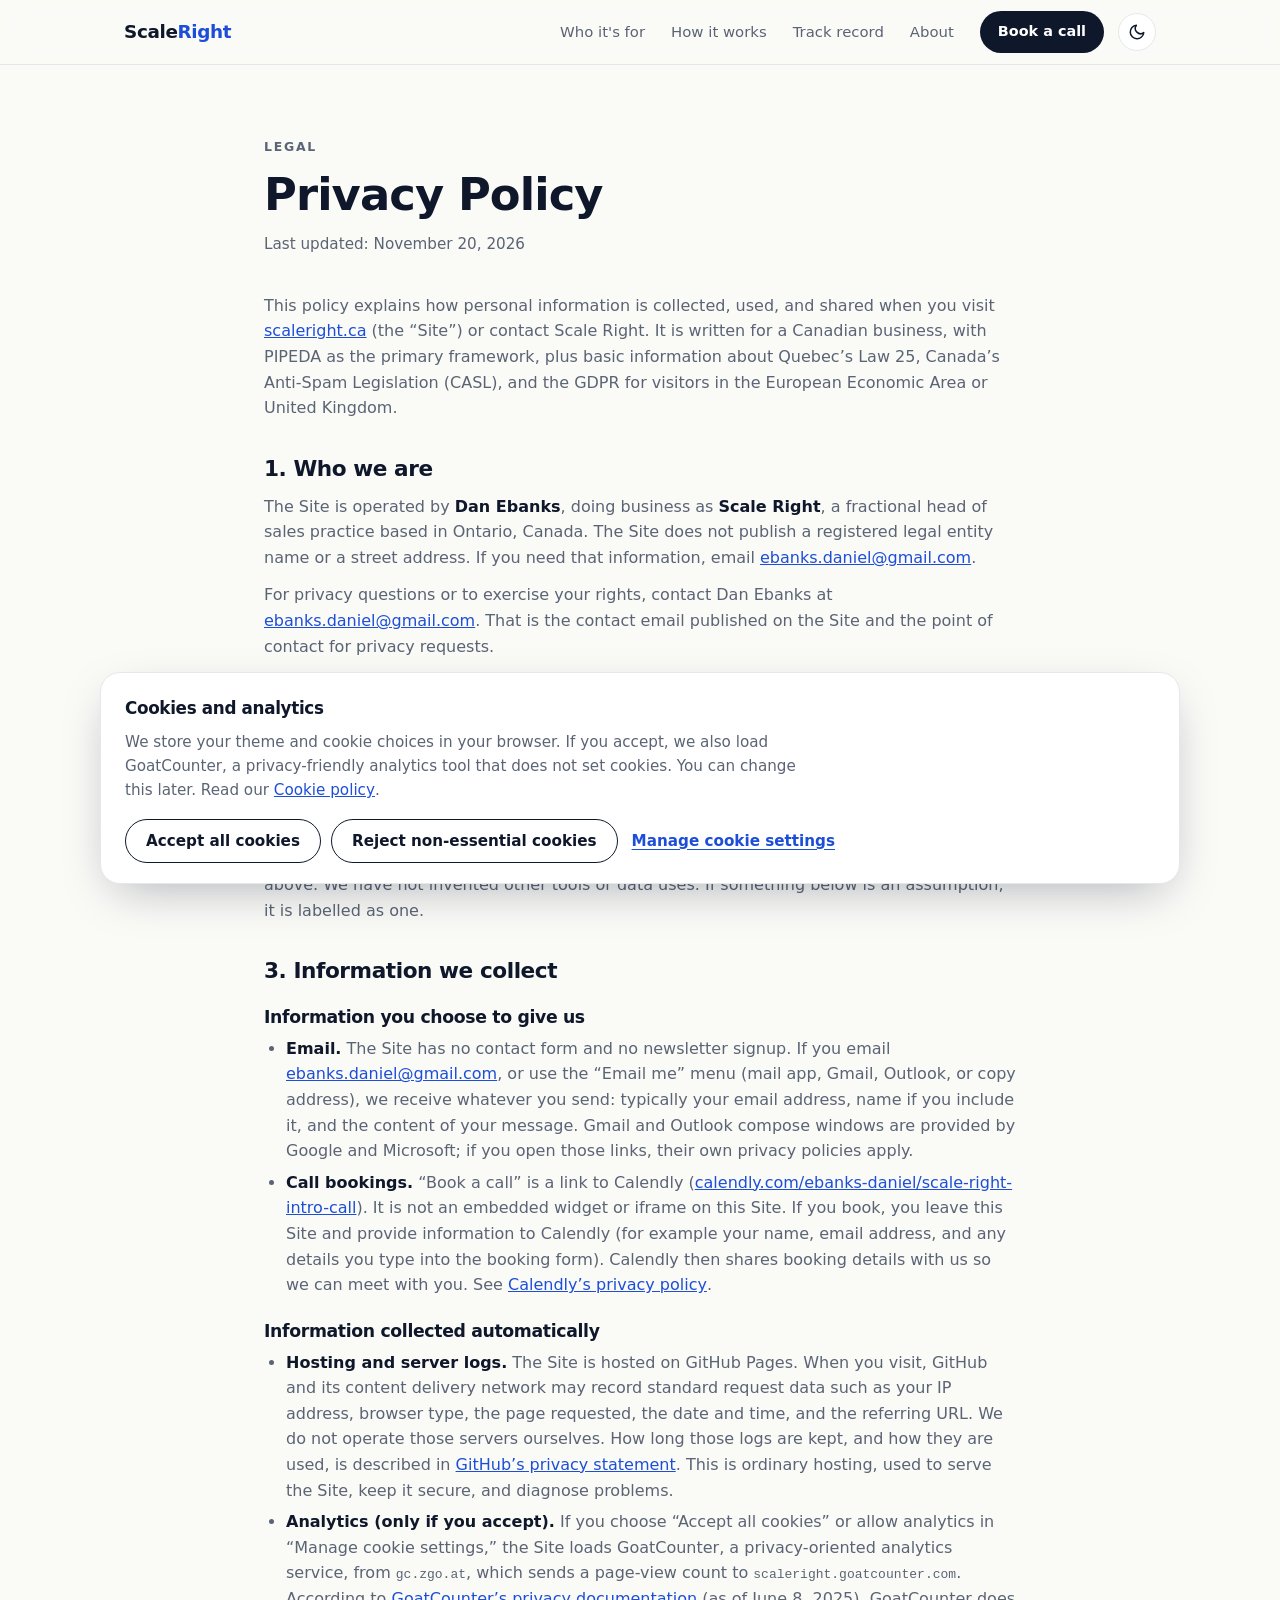
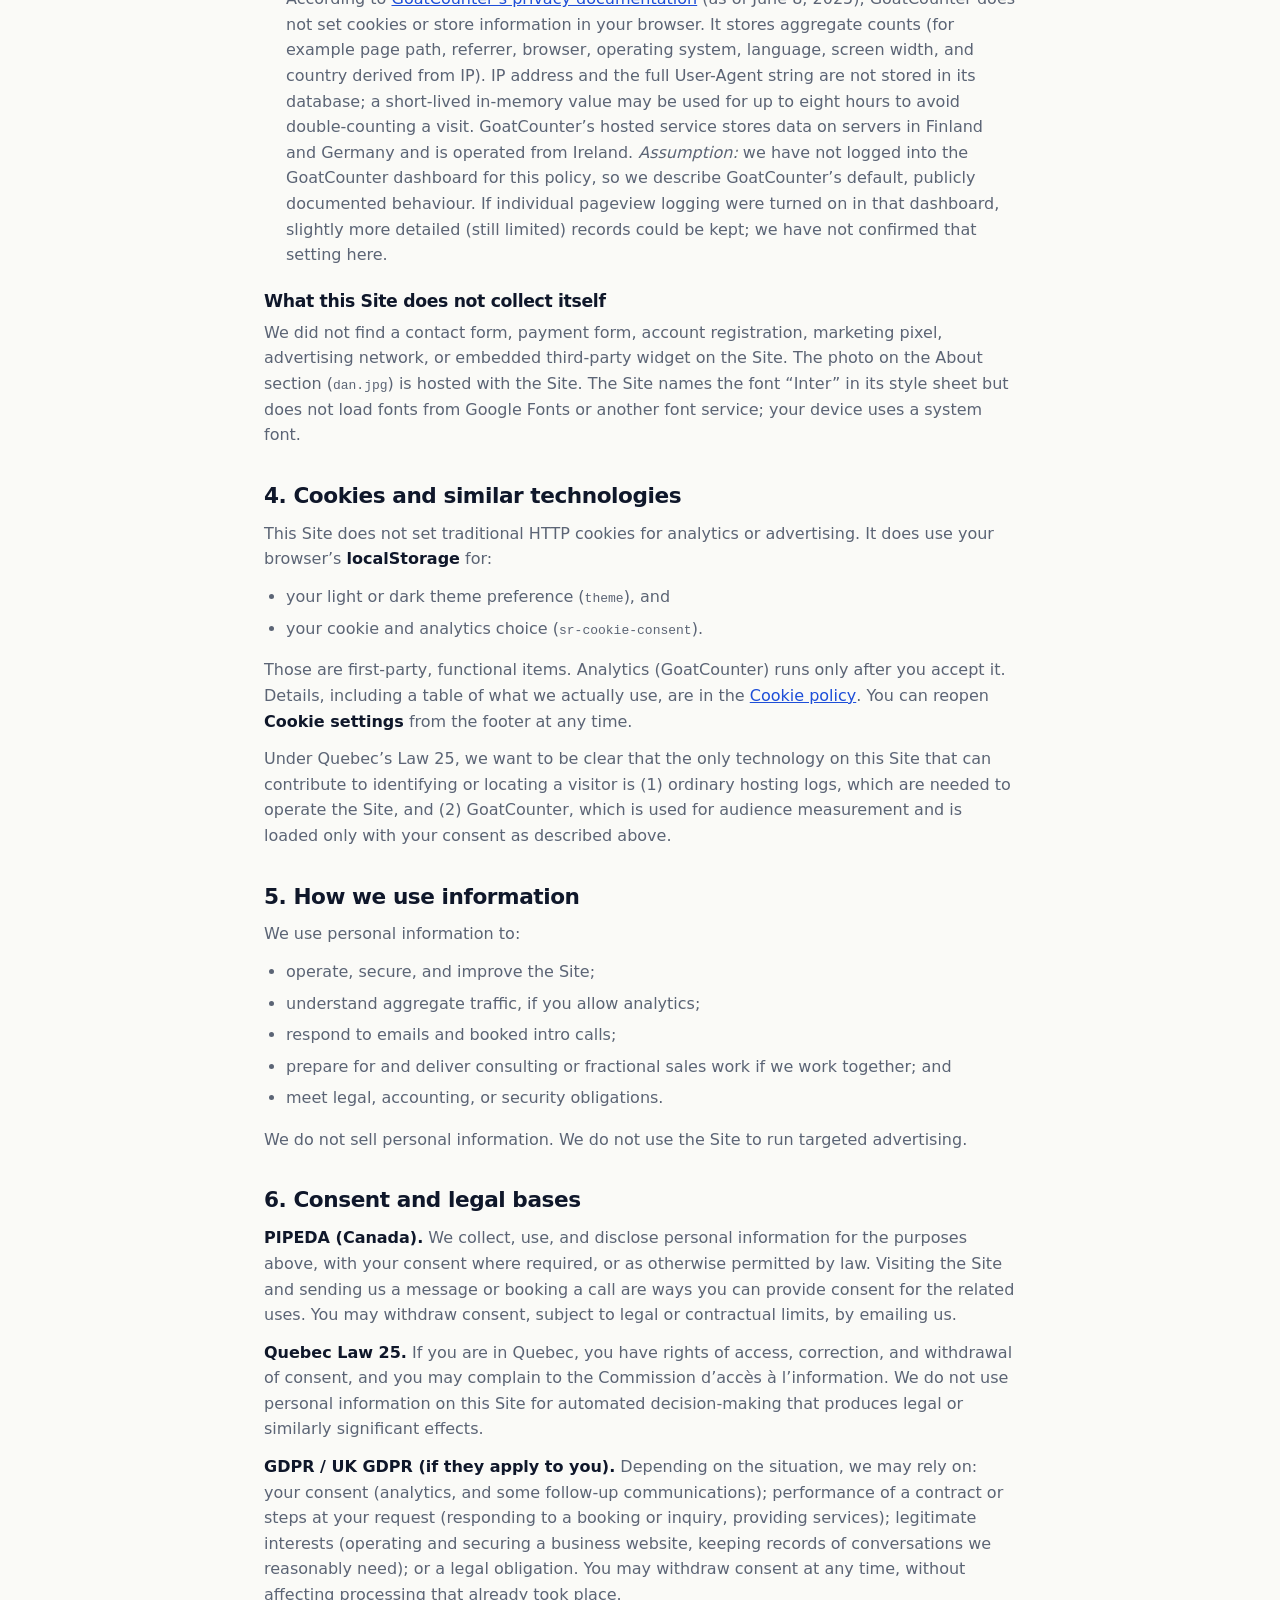
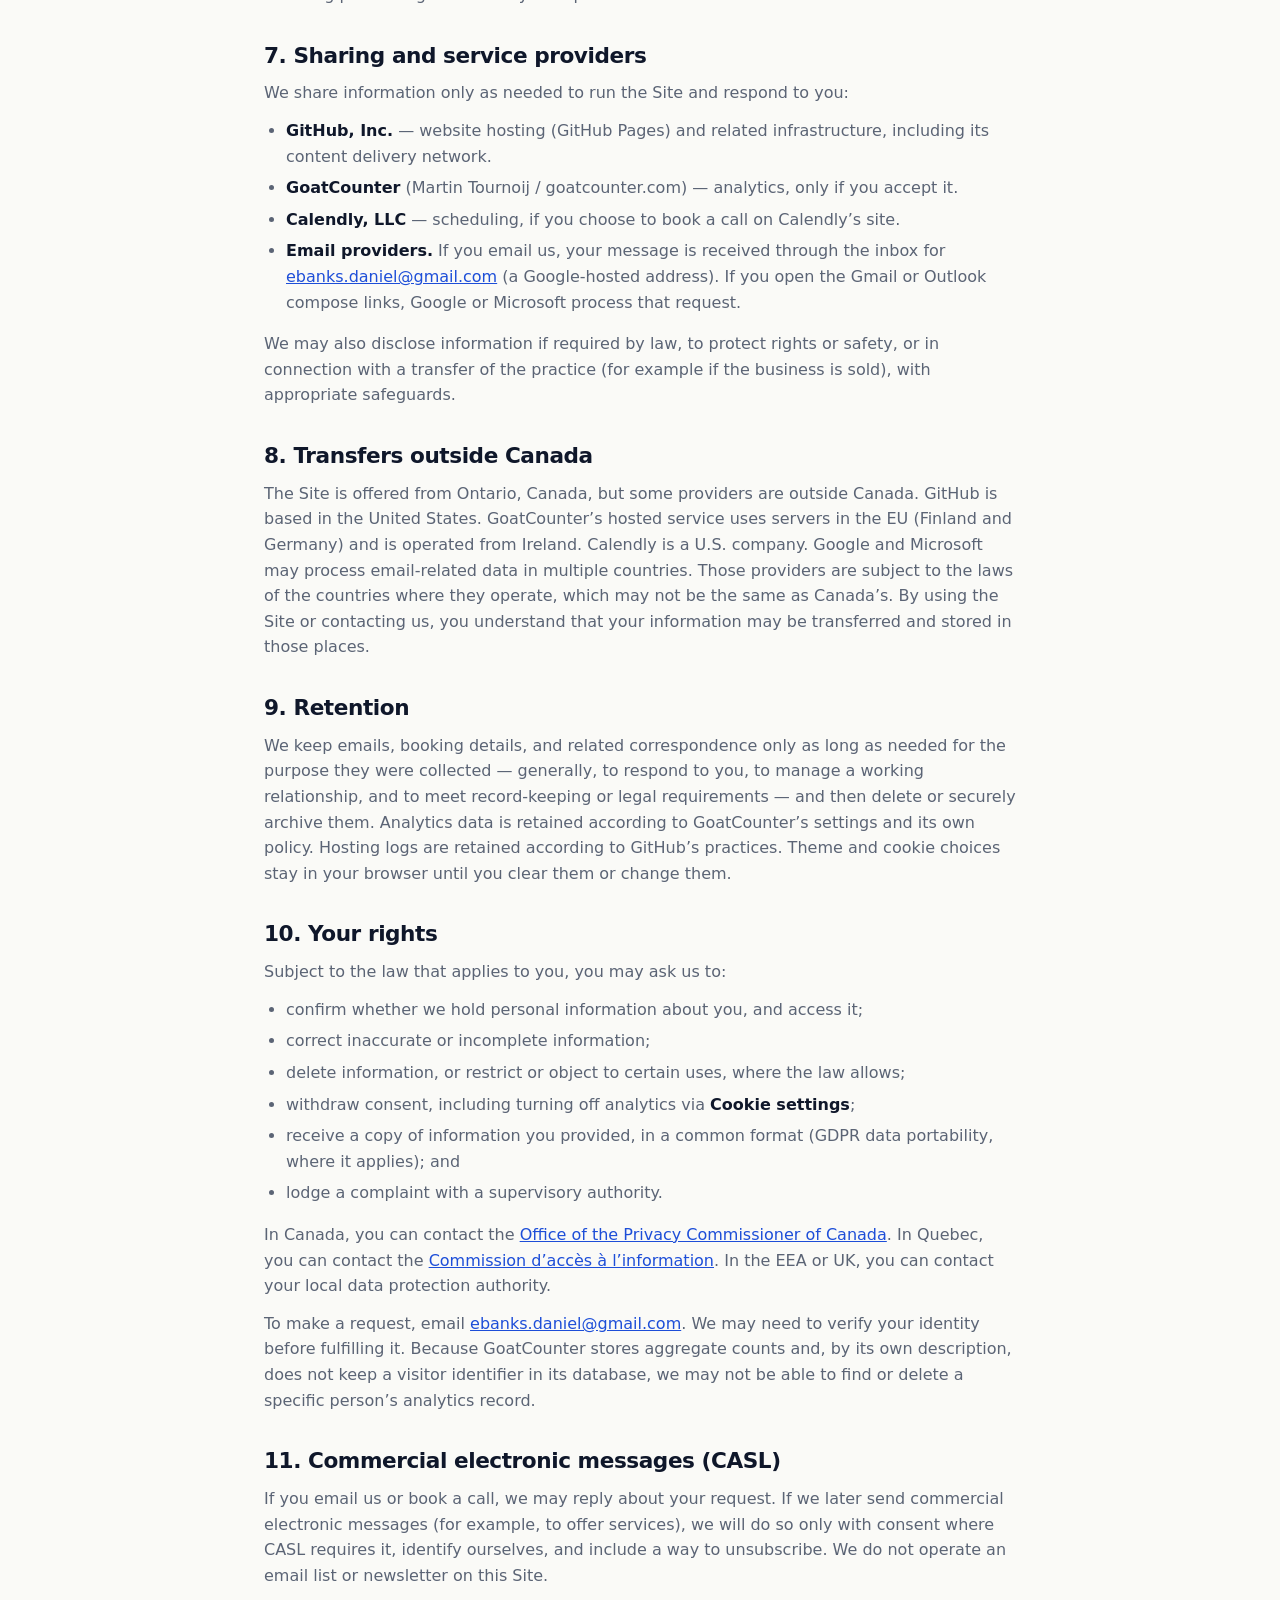
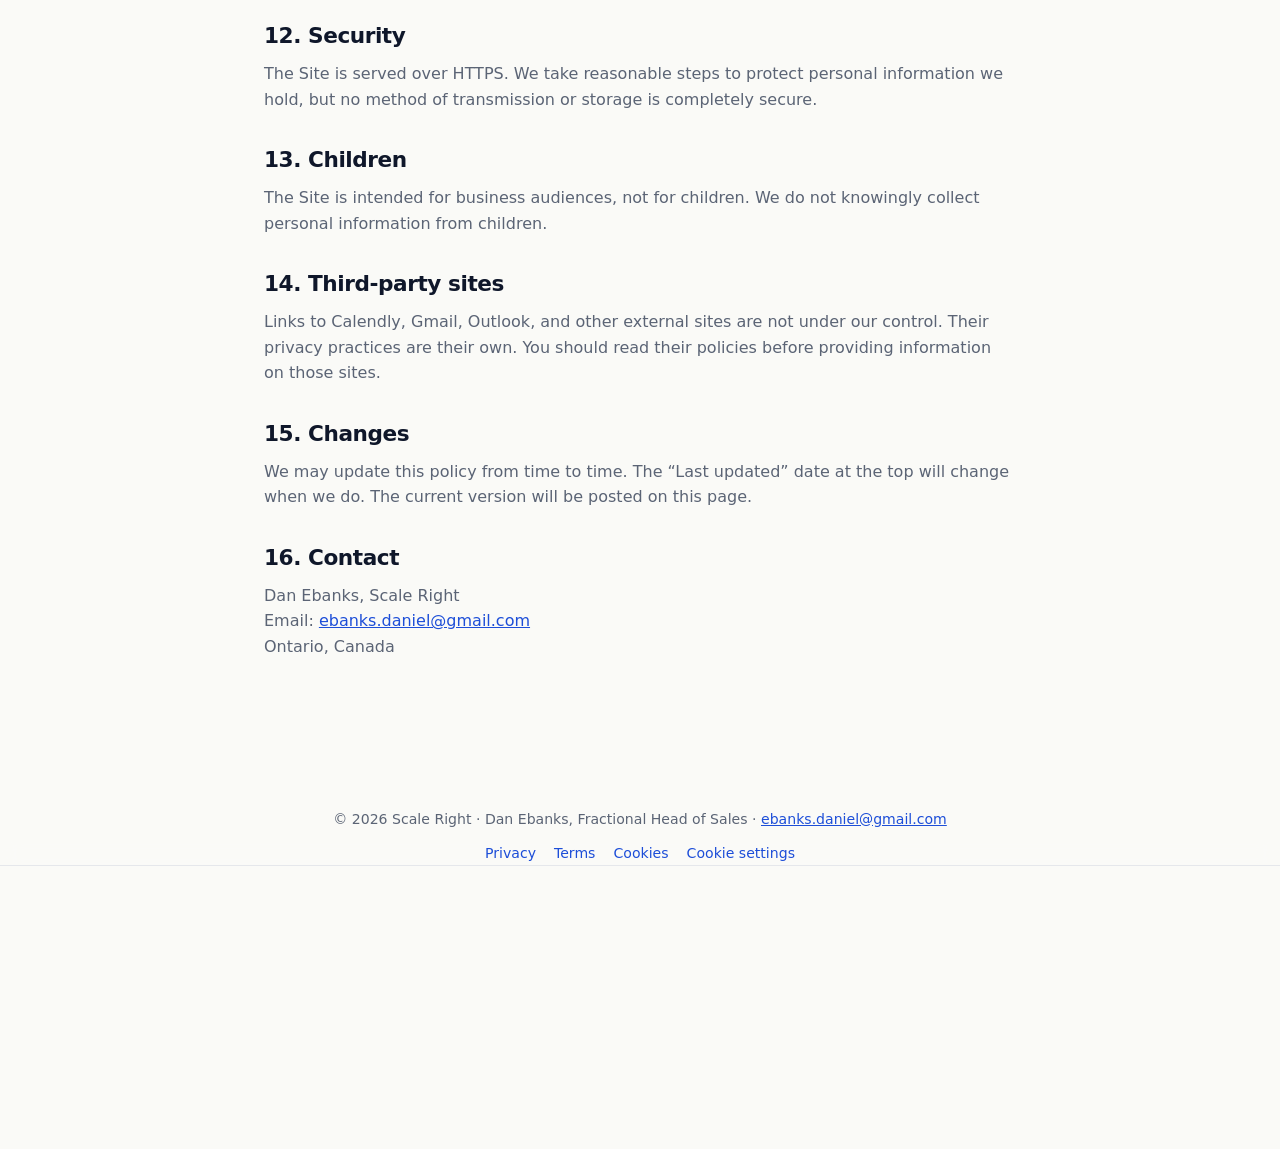
<file: privacy.html>
<!DOCTYPE html>
<html lang="en">
<head>
<meta charset="UTF-8">
<meta name="viewport" content="width=device-width, initial-scale=1">
<meta http-equiv="Content-Security-Policy" content="default-src 'none'; base-uri 'none'; form-action 'none'; object-src 'none'; script-src 'self' https://gc.zgo.at; style-src 'self'; img-src 'self' https://scaleright.goatcounter.com; font-src 'none'; connect-src 'self' https://scaleright.goatcounter.com; media-src 'none'; frame-src 'none'; worker-src 'none'; manifest-src 'none'; upgrade-insecure-requests">
<meta name="referrer" content="strict-origin-when-cross-origin">
<title>Privacy Policy | Scale Right</title>
<meta name="description" content="Privacy policy for Scale Right, the fractional head of sales practice of Dan Ebanks.">
<meta name="robots" content="index, follow">
<link rel="canonical" href="https://scaleright.ca/privacy.html">
<meta property="og:type" content="website">
<meta property="og:site_name" content="Scale Right">
<meta property="og:title" content="Privacy Policy | Scale Right">
<meta property="og:description" content="Privacy policy for Scale Right, the fractional head of sales practice of Dan Ebanks.">
<meta property="og:url" content="https://scaleright.ca/privacy.html">
<meta property="og:image" content="https://scaleright.ca/dan.jpg">
<meta property="og:image:type" content="image/jpeg">
<meta property="og:image:width" content="400">
<meta property="og:image:height" content="400">
<meta property="og:image:alt" content="Dan Ebanks, founder of Scale Right">
<meta name="twitter:card" content="summary">
<meta name="twitter:title" content="Privacy Policy | Scale Right">
<meta name="twitter:description" content="Privacy policy for Scale Right, the fractional head of sales practice of Dan Ebanks.">
<meta name="twitter:image" content="https://scaleright.ca/dan.jpg">
<meta name="twitter:image:alt" content="Dan Ebanks, founder of Scale Right">
<link rel="stylesheet" href="site.css">
<link rel="stylesheet" href="cookie-consent.css">
<script src="theme-init.js"></script>
</head>
<body>
<nav><div class="wrap">
  <a class="logo" href="index.html">Scale<span>Right</span></a>
  <div class="navr"><ul>
    <li><a href="index.html#who">Who it's for</a></li>
    <li><a href="index.html#how">How it works</a></li>
    <li><a href="index.html#record">Track record</a></li>
    <li><a href="index.html#about">About</a></li>
    <li><a class="btn" href="https://calendly.com/ebanks-daniel/scale-right-intro-call" target="_blank" rel="noopener">Book a call</a></li>
  </ul>
  <button class="theme-toggle" id="themeToggle" type="button" aria-label="Switch to dark mode" title="Toggle dark mode">
    <svg class="moon" viewBox="0 0 24 24" fill="none" stroke="currentColor" stroke-width="2" stroke-linecap="round" stroke-linejoin="round" aria-hidden="true"><path d="M21 12.8A9 9 0 1 1 11.2 3a7 7 0 0 0 9.8 9.8z"/></svg>
    <svg class="sun" viewBox="0 0 24 24" fill="none" stroke="currentColor" stroke-width="2" stroke-linecap="round" aria-hidden="true"><circle cx="12" cy="12" r="4"/><path d="M12 2v2M12 20v2M4.9 4.9l1.4 1.4M17.7 17.7l1.4 1.4M2 12h2M20 12h2M4.9 19.1l1.4-1.4M17.7 6.3l1.4-1.4"/></svg>
  </button></div>
</div></nav>
<main class="legal">
<div class="wrap">

<p class="eyebrow">Legal</p>
<h1>Privacy Policy</h1>
<p class="updated">Last updated: November 20, 2026</p>

<p>This policy explains how personal information is collected, used, and shared when you visit <a href="https://scaleright.ca">scaleright.ca</a> (the “Site”) or contact Scale Right. It is written for a Canadian business, with PIPEDA as the primary framework, plus basic information about Quebec’s Law 25, Canada’s Anti-Spam Legislation (CASL), and the GDPR for visitors in the European Economic Area or United Kingdom.</p>

<h2>1. Who we are</h2>
<p>The Site is operated by <strong>Dan Ebanks</strong>, doing business as <strong>Scale Right</strong>, a fractional head of sales practice based in Ontario, Canada. The Site does not publish a registered legal entity name or a street address. If you need that information, email <a href="mailto:ebanks.daniel@gmail.com">ebanks.daniel@gmail.com</a>.</p>
<p>For privacy questions or to exercise your rights, contact Dan Ebanks at <a href="mailto:ebanks.daniel@gmail.com">ebanks.daniel@gmail.com</a>. That is the contact email published on the Site and the point of contact for privacy requests.</p>

<h2>2. Scope</h2>
<p>This policy covers the public website and ordinary ways people reach out through it: email links and a link to book a call on Calendly. It does not replace any confidentiality or services agreement we may later sign with a client. If a written agreement says something different about a specific engagement, that agreement governs that engagement.</p>
<p>This policy describes only the practices we could confirm from the live Site as of the date above. We have not invented other tools or data uses. If something below is an assumption, it is labelled as one.</p>

<h2>3. Information we collect</h2>

<h3>Information you choose to give us</h3>
<ul>
  <li><strong>Email.</strong> The Site has no contact form and no newsletter signup. If you email <a href="mailto:ebanks.daniel@gmail.com">ebanks.daniel@gmail.com</a>, or use the “Email me” menu (mail app, Gmail, Outlook, or copy address), we receive whatever you send: typically your email address, name if you include it, and the content of your message. Gmail and Outlook compose windows are provided by Google and Microsoft; if you open those links, their own privacy policies apply.</li>
  <li><strong>Call bookings.</strong> “Book a call” is a link to Calendly (<a href="https://calendly.com/ebanks-daniel/scale-right-intro-call" rel="noopener" target="_blank">calendly.com/ebanks-daniel/scale-right-intro-call</a>). It is not an embedded widget or iframe on this Site. If you book, you leave this Site and provide information to Calendly (for example your name, email address, and any details you type into the booking form). Calendly then shares booking details with us so we can meet with you. See <a href="https://calendly.com/privacy" target="_blank" rel="noopener">Calendly’s privacy policy</a>.</li>
</ul>

<h3>Information collected automatically</h3>
<ul>
  <li><strong>Hosting and server logs.</strong> The Site is hosted on GitHub Pages. When you visit, GitHub and its content delivery network may record standard request data such as your IP address, browser type, the page requested, the date and time, and the referring URL. We do not operate those servers ourselves. How long those logs are kept, and how they are used, is described in <a href="https://docs.github.com/en/site-policy/privacy-policies/github-general-privacy-statement" target="_blank" rel="noopener">GitHub’s privacy statement</a>. This is ordinary hosting, used to serve the Site, keep it secure, and diagnose problems.</li>
  <li><strong>Analytics (only if you accept).</strong> If you choose “Accept all cookies” or allow analytics in “Manage cookie settings,” the Site loads GoatCounter, a privacy-oriented analytics service, from <code>gc.zgo.at</code>, which sends a page-view count to <code>scaleright.goatcounter.com</code>. According to <a href="https://www.goatcounter.com/help/privacy" target="_blank" rel="noopener">GoatCounter’s privacy documentation</a> (as of June 8, 2025), GoatCounter does not set cookies or store information in your browser. It stores aggregate counts (for example page path, referrer, browser, operating system, language, screen width, and country derived from IP). IP address and the full User-Agent string are not stored in its database; a short-lived in-memory value may be used for up to eight hours to avoid double-counting a visit. GoatCounter’s hosted service stores data on servers in Finland and Germany and is operated from Ireland. <em>Assumption:</em> we have not logged into the GoatCounter dashboard for this policy, so we describe GoatCounter’s default, publicly documented behaviour. If individual pageview logging were turned on in that dashboard, slightly more detailed (still limited) records could be kept; we have not confirmed that setting here.</li>
</ul>

<h3>What this Site does not collect itself</h3>
<p>We did not find a contact form, payment form, account registration, marketing pixel, advertising network, or embedded third-party widget on the Site. The photo on the About section (<code>dan.jpg</code>) is hosted with the Site. The Site names the font “Inter” in its style sheet but does not load fonts from Google Fonts or another font service; your device uses a system font.</p>

<h2>4. Cookies and similar technologies</h2>
<p>This Site does not set traditional HTTP cookies for analytics or advertising. It does use your browser’s <strong>localStorage</strong> for:</p>
<ul>
  <li>your light or dark theme preference (<code>theme</code>), and</li>
  <li>your cookie and analytics choice (<code>sr-cookie-consent</code>).</li>
</ul>
<p>Those are first-party, functional items. Analytics (GoatCounter) runs only after you accept it. Details, including a table of what we actually use, are in the <a href="cookies.html">Cookie policy</a>. You can reopen <strong>Cookie settings</strong> from the footer at any time.</p>
<p>Under Quebec’s Law 25, we want to be clear that the only technology on this Site that can contribute to identifying or locating a visitor is (1) ordinary hosting logs, which are needed to operate the Site, and (2) GoatCounter, which is used for audience measurement and is loaded only with your consent as described above.</p>

<h2>5. How we use information</h2>
<p>We use personal information to:</p>
<ul>
  <li>operate, secure, and improve the Site;</li>
  <li>understand aggregate traffic, if you allow analytics;</li>
  <li>respond to emails and booked intro calls;</li>
  <li>prepare for and deliver consulting or fractional sales work if we work together; and</li>
  <li>meet legal, accounting, or security obligations.</li>
</ul>
<p>We do not sell personal information. We do not use the Site to run targeted advertising.</p>

<h2>6. Consent and legal bases</h2>
<p><strong>PIPEDA (Canada).</strong> We collect, use, and disclose personal information for the purposes above, with your consent where required, or as otherwise permitted by law. Visiting the Site and sending us a message or booking a call are ways you can provide consent for the related uses. You may withdraw consent, subject to legal or contractual limits, by emailing us.</p>
<p><strong>Quebec Law 25.</strong> If you are in Quebec, you have rights of access, correction, and withdrawal of consent, and you may complain to the Commission d’accès à l’information. We do not use personal information on this Site for automated decision-making that produces legal or similarly significant effects.</p>
<p><strong>GDPR / UK GDPR (if they apply to you).</strong> Depending on the situation, we may rely on: your consent (analytics, and some follow-up communications); performance of a contract or steps at your request (responding to a booking or inquiry, providing services); legitimate interests (operating and securing a business website, keeping records of conversations we reasonably need); or a legal obligation. You may withdraw consent at any time, without affecting processing that already took place.</p>

<h2>7. Sharing and service providers</h2>
<p>We share information only as needed to run the Site and respond to you:</p>
<ul>
  <li><strong>GitHub, Inc.</strong> — website hosting (GitHub Pages) and related infrastructure, including its content delivery network.</li>
  <li><strong>GoatCounter</strong> (Martin Tournoij / goatcounter.com) — analytics, only if you accept it.</li>
  <li><strong>Calendly, LLC</strong> — scheduling, if you choose to book a call on Calendly’s site.</li>
  <li><strong>Email providers.</strong> If you email us, your message is received through the inbox for <a href="mailto:ebanks.daniel@gmail.com">ebanks.daniel@gmail.com</a> (a Google-hosted address). If you open the Gmail or Outlook compose links, Google or Microsoft process that request.</li>
</ul>
<p>We may also disclose information if required by law, to protect rights or safety, or in connection with a transfer of the practice (for example if the business is sold), with appropriate safeguards.</p>

<h2>8. Transfers outside Canada</h2>
<p>The Site is offered from Ontario, Canada, but some providers are outside Canada. GitHub is based in the United States. GoatCounter’s hosted service uses servers in the EU (Finland and Germany) and is operated from Ireland. Calendly is a U.S. company. Google and Microsoft may process email-related data in multiple countries. Those providers are subject to the laws of the countries where they operate, which may not be the same as Canada’s. By using the Site or contacting us, you understand that your information may be transferred and stored in those places.</p>

<h2>9. Retention</h2>
<p>We keep emails, booking details, and related correspondence only as long as needed for the purpose they were collected — generally, to respond to you, to manage a working relationship, and to meet record-keeping or legal requirements — and then delete or securely archive them. Analytics data is retained according to GoatCounter’s settings and its own policy. Hosting logs are retained according to GitHub’s practices. Theme and cookie choices stay in your browser until you clear them or change them.</p>

<h2>10. Your rights</h2>
<p>Subject to the law that applies to you, you may ask us to:</p>
<ul>
  <li>confirm whether we hold personal information about you, and access it;</li>
  <li>correct inaccurate or incomplete information;</li>
  <li>delete information, or restrict or object to certain uses, where the law allows;</li>
  <li>withdraw consent, including turning off analytics via <strong>Cookie settings</strong>;</li>
  <li>receive a copy of information you provided, in a common format (GDPR data portability, where it applies); and</li>
  <li>lodge a complaint with a supervisory authority.</li>
</ul>
<p>In Canada, you can contact the <a href="https://www.priv.gc.ca/" target="_blank" rel="noopener">Office of the Privacy Commissioner of Canada</a>. In Quebec, you can contact the <a href="https://www.cai.gouv.qc.ca/" target="_blank" rel="noopener">Commission d’accès à l’information</a>. In the EEA or UK, you can contact your local data protection authority.</p>
<p>To make a request, email <a href="mailto:ebanks.daniel@gmail.com">ebanks.daniel@gmail.com</a>. We may need to verify your identity before fulfilling it. Because GoatCounter stores aggregate counts and, by its own description, does not keep a visitor identifier in its database, we may not be able to find or delete a specific person’s analytics record.</p>

<h2>11. Commercial electronic messages (CASL)</h2>
<p>If you email us or book a call, we may reply about your request. If we later send commercial electronic messages (for example, to offer services), we will do so only with consent where CASL requires it, identify ourselves, and include a way to unsubscribe. We do not operate an email list or newsletter on this Site.</p>

<h2>12. Security</h2>
<p>The Site is served over HTTPS. We take reasonable steps to protect personal information we hold, but no method of transmission or storage is completely secure.</p>

<h2>13. Children</h2>
<p>The Site is intended for business audiences, not for children. We do not knowingly collect personal information from children.</p>

<h2>14. Third-party sites</h2>
<p>Links to Calendly, Gmail, Outlook, and other external sites are not under our control. Their privacy practices are their own. You should read their policies before providing information on those sites.</p>

<h2>15. Changes</h2>
<p>We may update this policy from time to time. The “Last updated” date at the top will change when we do. The current version will be posted on this page.</p>

<h2>16. Contact</h2>
<p>Dan Ebanks, Scale Right<br>
Email: <a href="mailto:ebanks.daniel@gmail.com">ebanks.daniel@gmail.com</a><br>
Ontario, Canada</p>

</div>
</main>
<footer>
  <p class="foot-main">© 2026 Scale Right · Dan Ebanks, Fractional Head of Sales · <a href="mailto:ebanks.daniel@gmail.com">ebanks.daniel@gmail.com</a></p>
  <nav class="foot-links" aria-label="Legal">
    <a href="privacy.html">Privacy</a>
    <a href="terms.html">Terms</a>
    <a href="cookies.html">Cookies</a>
    <button type="button" class="foot-link-btn" id="sr-cookie-settings">Cookie settings</button>
  </nav>
</footer>
<script src="theme-toggle.js"></script>
<script src="cookie-consent.js" defer></script>
</body>
</html>
</file>
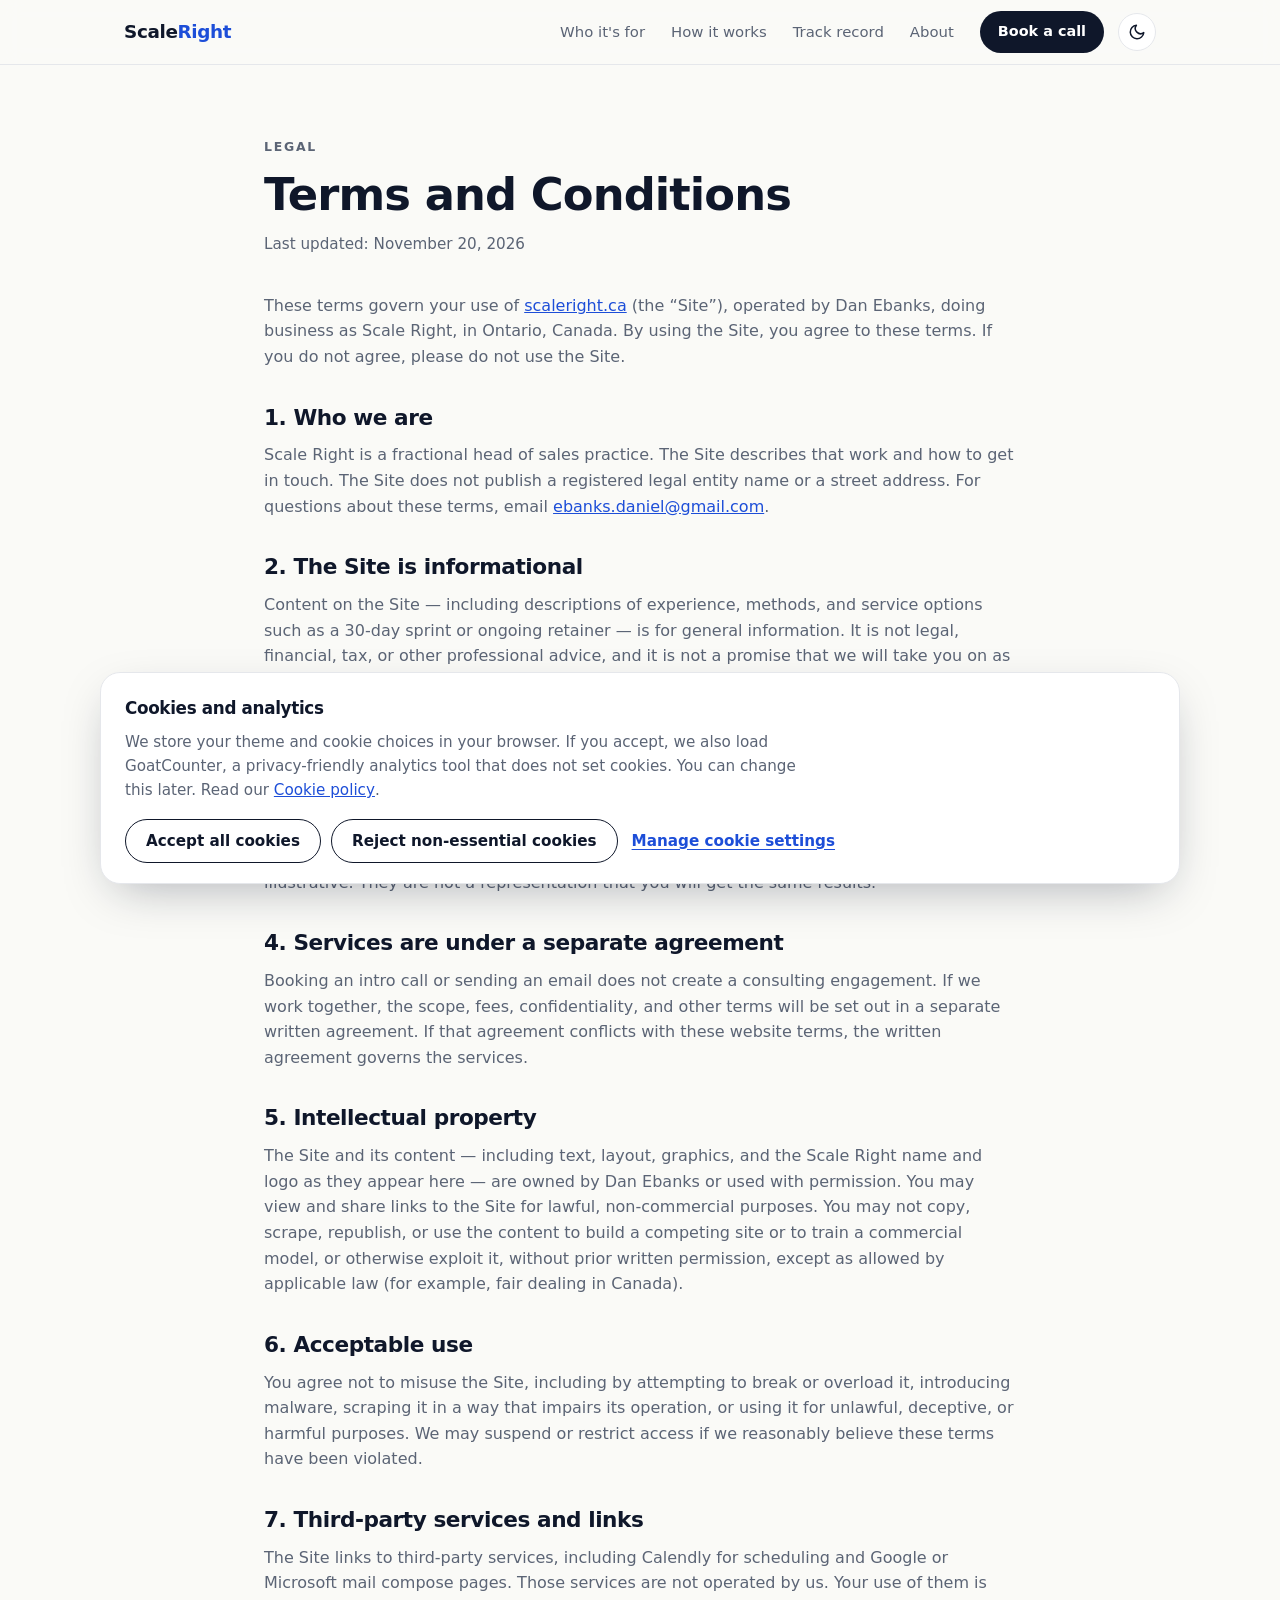
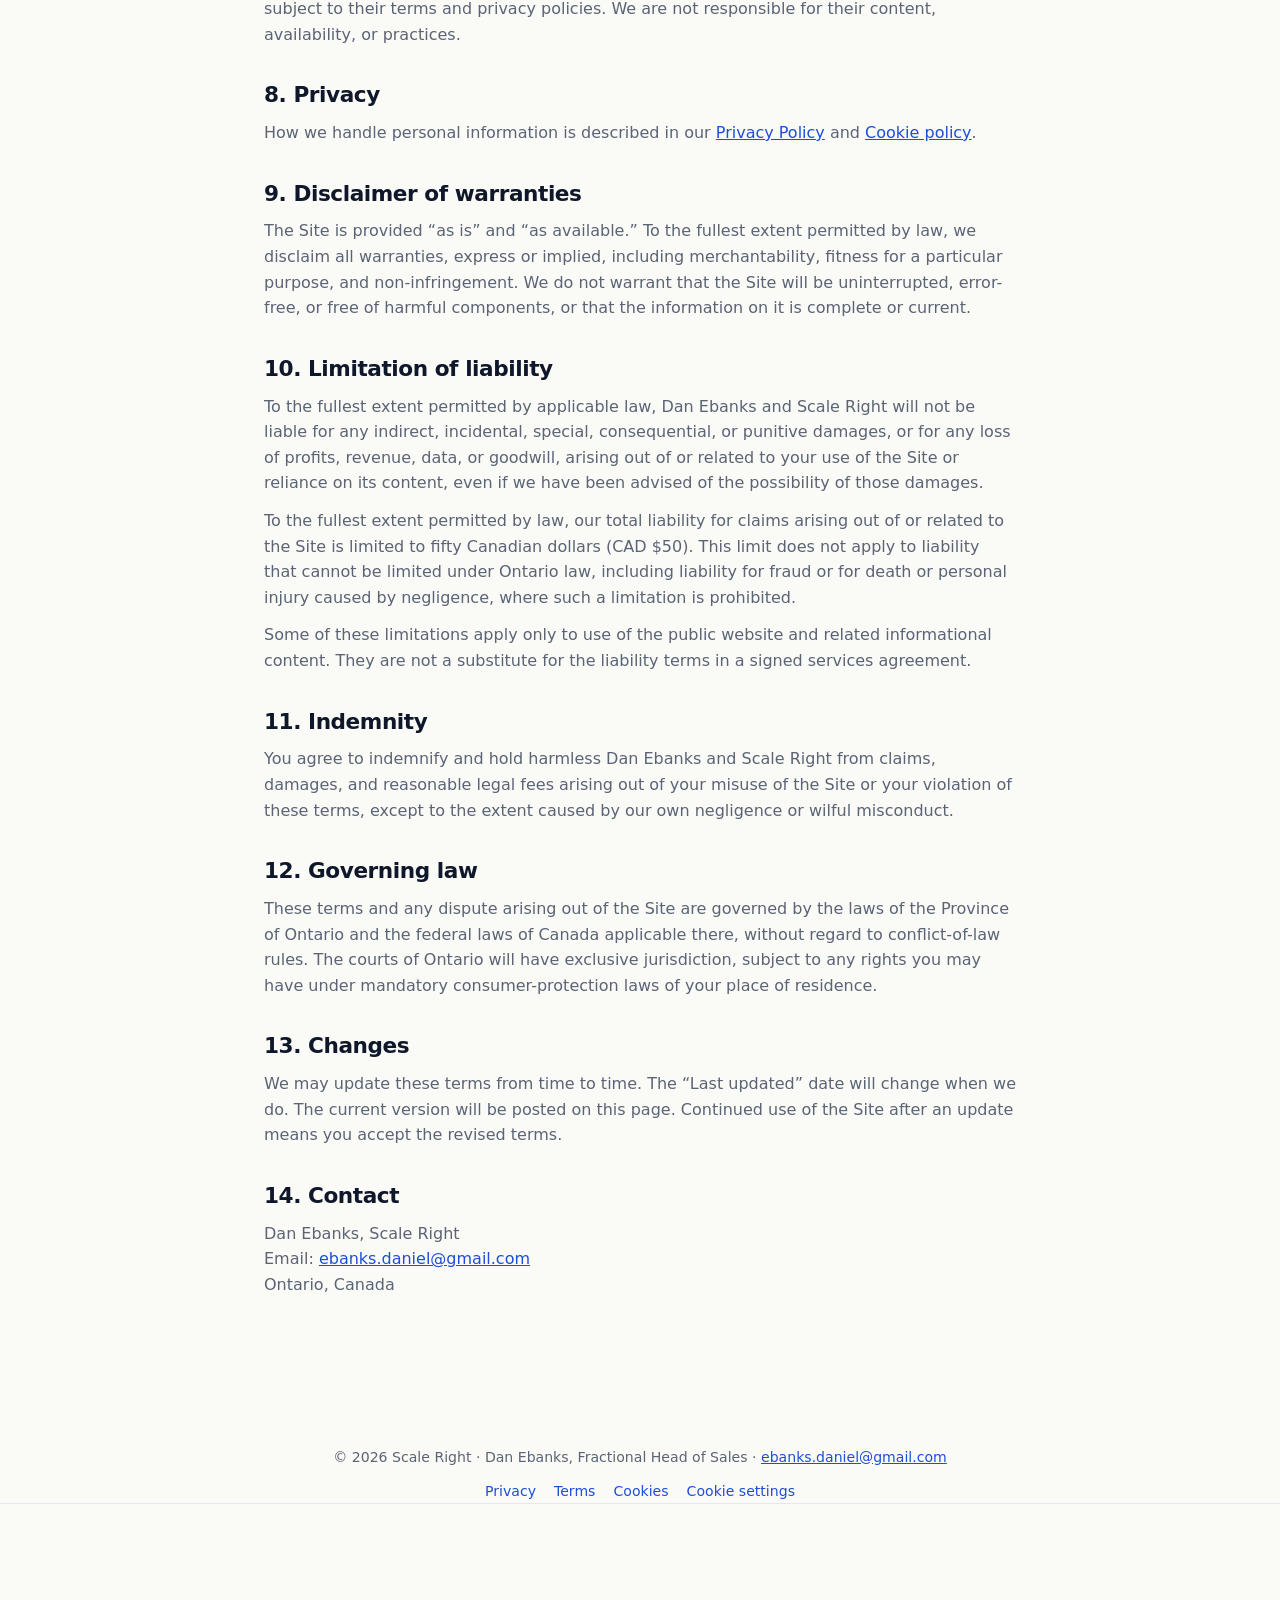
<file: terms.html>
<!DOCTYPE html>
<html lang="en">
<head>
<meta charset="UTF-8">
<meta name="viewport" content="width=device-width, initial-scale=1">
<meta http-equiv="Content-Security-Policy" content="default-src 'none'; base-uri 'none'; form-action 'none'; object-src 'none'; script-src 'self' https://gc.zgo.at; style-src 'self'; img-src 'self' https://scaleright.goatcounter.com; font-src 'none'; connect-src 'self' https://scaleright.goatcounter.com; media-src 'none'; frame-src 'none'; worker-src 'none'; manifest-src 'none'; upgrade-insecure-requests">
<meta name="referrer" content="strict-origin-when-cross-origin">
<title>Terms and Conditions | Scale Right</title>
<meta name="description" content="Terms and conditions for using the Scale Right website and related consulting information.">
<meta name="robots" content="index, follow">
<link rel="canonical" href="https://scaleright.ca/terms.html">
<meta property="og:type" content="website">
<meta property="og:site_name" content="Scale Right">
<meta property="og:title" content="Terms and Conditions | Scale Right">
<meta property="og:description" content="Terms and conditions for using the Scale Right website and related consulting information.">
<meta property="og:url" content="https://scaleright.ca/terms.html">
<meta property="og:image" content="https://scaleright.ca/dan.jpg">
<meta property="og:image:type" content="image/jpeg">
<meta property="og:image:width" content="400">
<meta property="og:image:height" content="400">
<meta property="og:image:alt" content="Dan Ebanks, founder of Scale Right">
<meta name="twitter:card" content="summary">
<meta name="twitter:title" content="Terms and Conditions | Scale Right">
<meta name="twitter:description" content="Terms and conditions for using the Scale Right website and related consulting information.">
<meta name="twitter:image" content="https://scaleright.ca/dan.jpg">
<meta name="twitter:image:alt" content="Dan Ebanks, founder of Scale Right">
<link rel="stylesheet" href="site.css">
<link rel="stylesheet" href="cookie-consent.css">
<script src="theme-init.js"></script>
</head>
<body>
<nav><div class="wrap">
  <a class="logo" href="index.html">Scale<span>Right</span></a>
  <div class="navr"><ul>
    <li><a href="index.html#who">Who it's for</a></li>
    <li><a href="index.html#how">How it works</a></li>
    <li><a href="index.html#record">Track record</a></li>
    <li><a href="index.html#about">About</a></li>
    <li><a class="btn" href="https://calendly.com/ebanks-daniel/scale-right-intro-call" target="_blank" rel="noopener">Book a call</a></li>
  </ul>
  <button class="theme-toggle" id="themeToggle" type="button" aria-label="Switch to dark mode" title="Toggle dark mode">
    <svg class="moon" viewBox="0 0 24 24" fill="none" stroke="currentColor" stroke-width="2" stroke-linecap="round" stroke-linejoin="round" aria-hidden="true"><path d="M21 12.8A9 9 0 1 1 11.2 3a7 7 0 0 0 9.8 9.8z"/></svg>
    <svg class="sun" viewBox="0 0 24 24" fill="none" stroke="currentColor" stroke-width="2" stroke-linecap="round" aria-hidden="true"><circle cx="12" cy="12" r="4"/><path d="M12 2v2M12 20v2M4.9 4.9l1.4 1.4M17.7 17.7l1.4 1.4M2 12h2M20 12h2M4.9 19.1l1.4-1.4M17.7 6.3l1.4-1.4"/></svg>
  </button></div>
</div></nav>
<main class="legal">
<div class="wrap">

<p class="eyebrow">Legal</p>
<h1>Terms and Conditions</h1>
<p class="updated">Last updated: November 20, 2026</p>

<p>These terms govern your use of <a href="https://scaleright.ca">scaleright.ca</a> (the “Site”), operated by Dan Ebanks, doing business as Scale Right, in Ontario, Canada. By using the Site, you agree to these terms. If you do not agree, please do not use the Site.</p>

<h2>1. Who we are</h2>
<p>Scale Right is a fractional head of sales practice. The Site describes that work and how to get in touch. The Site does not publish a registered legal entity name or a street address. For questions about these terms, email <a href="mailto:ebanks.daniel@gmail.com">ebanks.daniel@gmail.com</a>.</p>

<h2>2. The Site is informational</h2>
<p>Content on the Site — including descriptions of experience, methods, and service options such as a 30-day sprint or ongoing retainer — is for general information. It is not legal, financial, tax, or other professional advice, and it is not a promise that we will take you on as a client.</p>

<h2>3. No guarantee of results</h2>
<p>Sales outcomes depend on many factors outside our control, including your product, market, pricing, team, and how any advice is applied. Nothing on the Site, in an intro call, or in general consulting commentary is a guarantee, warranty, or prediction of revenue, pipeline, hiring results, or other business outcomes. Past work and track-record descriptions are illustrative. They are not a representation that you will get the same results.</p>

<h2>4. Services are under a separate agreement</h2>
<p>Booking an intro call or sending an email does not create a consulting engagement. If we work together, the scope, fees, confidentiality, and other terms will be set out in a separate written agreement. If that agreement conflicts with these website terms, the written agreement governs the services.</p>

<h2>5. Intellectual property</h2>
<p>The Site and its content — including text, layout, graphics, and the Scale Right name and logo as they appear here — are owned by Dan Ebanks or used with permission. You may view and share links to the Site for lawful, non-commercial purposes. You may not copy, scrape, republish, or use the content to build a competing site or to train a commercial model, or otherwise exploit it, without prior written permission, except as allowed by applicable law (for example, fair dealing in Canada).</p>

<h2>6. Acceptable use</h2>
<p>You agree not to misuse the Site, including by attempting to break or overload it, introducing malware, scraping it in a way that impairs its operation, or using it for unlawful, deceptive, or harmful purposes. We may suspend or restrict access if we reasonably believe these terms have been violated.</p>

<h2>7. Third-party services and links</h2>
<p>The Site links to third-party services, including Calendly for scheduling and Google or Microsoft mail compose pages. Those services are not operated by us. Your use of them is subject to their terms and privacy policies. We are not responsible for their content, availability, or practices.</p>

<h2>8. Privacy</h2>
<p>How we handle personal information is described in our <a href="privacy.html">Privacy Policy</a> and <a href="cookies.html">Cookie policy</a>.</p>

<h2>9. Disclaimer of warranties</h2>
<p>The Site is provided “as is” and “as available.” To the fullest extent permitted by law, we disclaim all warranties, express or implied, including merchantability, fitness for a particular purpose, and non-infringement. We do not warrant that the Site will be uninterrupted, error-free, or free of harmful components, or that the information on it is complete or current.</p>

<h2>10. Limitation of liability</h2>
<p>To the fullest extent permitted by applicable law, Dan Ebanks and Scale Right will not be liable for any indirect, incidental, special, consequential, or punitive damages, or for any loss of profits, revenue, data, or goodwill, arising out of or related to your use of the Site or reliance on its content, even if we have been advised of the possibility of those damages.</p>
<p>To the fullest extent permitted by law, our total liability for claims arising out of or related to the Site is limited to fifty Canadian dollars (CAD $50). This limit does not apply to liability that cannot be limited under Ontario law, including liability for fraud or for death or personal injury caused by negligence, where such a limitation is prohibited.</p>
<p>Some of these limitations apply only to use of the public website and related informational content. They are not a substitute for the liability terms in a signed services agreement.</p>

<h2>11. Indemnity</h2>
<p>You agree to indemnify and hold harmless Dan Ebanks and Scale Right from claims, damages, and reasonable legal fees arising out of your misuse of the Site or your violation of these terms, except to the extent caused by our own negligence or wilful misconduct.</p>

<h2>12. Governing law</h2>
<p>These terms and any dispute arising out of the Site are governed by the laws of the Province of Ontario and the federal laws of Canada applicable there, without regard to conflict-of-law rules. The courts of Ontario will have exclusive jurisdiction, subject to any rights you may have under mandatory consumer-protection laws of your place of residence.</p>

<h2>13. Changes</h2>
<p>We may update these terms from time to time. The “Last updated” date will change when we do. The current version will be posted on this page. Continued use of the Site after an update means you accept the revised terms.</p>

<h2>14. Contact</h2>
<p>Dan Ebanks, Scale Right<br>
Email: <a href="mailto:ebanks.daniel@gmail.com">ebanks.daniel@gmail.com</a><br>
Ontario, Canada</p>

</div>
</main>
<footer>
  <p class="foot-main">© 2026 Scale Right · Dan Ebanks, Fractional Head of Sales · <a href="mailto:ebanks.daniel@gmail.com">ebanks.daniel@gmail.com</a></p>
  <nav class="foot-links" aria-label="Legal">
    <a href="privacy.html">Privacy</a>
    <a href="terms.html">Terms</a>
    <a href="cookies.html">Cookies</a>
    <button type="button" class="foot-link-btn" id="sr-cookie-settings">Cookie settings</button>
  </nav>
</footer>
<script src="theme-toggle.js"></script>
<script src="cookie-consent.js" defer></script>
</body>
</html>
</file>
<file: site.css>
:root{--ink:#0f172a;--muted:#5b6475;--line:#e5e7eb;--bg:#fafaf7;--card:#fff;--accent:#1d4ed8;--accent2:#0ea5e9;--soft:#eef2ff;--nav:rgba(250,250,247,.88);--alt:#fff;--dates:#f1f5f9;--sci:#f8fafc;--hero1:#dbeafe;--hero2:#e0f2fe;--tl:#cbd5e1;--ring:#dbeafe;--btnbg:#0f172a;--btnfg:#fff;--final:#0f172a;--finalp:#cbd5e1;--finalbtn:#fff;color-scheme:light}
@media(prefers-color-scheme:dark){:root:not([data-theme=light]){--bg:#0b1120;--ink:#e5e9f2;--muted:#9aa5b8;--line:#1f2a3d;--card:#111a2e;--accent:#60a5fa;--accent2:#38bdf8;--soft:#1a2a4a;--nav:rgba(11,17,32,.85);--alt:#0e1628;--dates:#1b2740;--sci:#0f1830;--hero1:#1e3a8a55;--hero2:#0c4a6e55;--tl:#334155;--ring:#1e3a8a;--btnbg:#e5e9f2;--btnfg:#0b1120;--final:#16213a;--finalp:#b6c2d6;--finalbtn:#60a5fa;color-scheme:dark}}
:root[data-theme=dark]{--bg:#0b1120;--ink:#e5e9f2;--muted:#9aa5b8;--line:#1f2a3d;--card:#111a2e;--accent:#60a5fa;--accent2:#38bdf8;--soft:#1a2a4a;--nav:rgba(11,17,32,.85);--alt:#0e1628;--dates:#1b2740;--sci:#0f1830;--hero1:#1e3a8a55;--hero2:#0c4a6e55;--tl:#334155;--ring:#1e3a8a;--btnbg:#e5e9f2;--btnfg:#0b1120;--final:#16213a;--finalp:#b6c2d6;--finalbtn:#60a5fa;color-scheme:dark}
*{box-sizing:border-box;margin:0;padding:0}
html{scroll-behavior:smooth}
body{font-family:Inter,ui-sans-serif,system-ui,-apple-system,"Segoe UI",Roboto,Helvetica,Arial,sans-serif;color:var(--ink);background:var(--bg);line-height:1.6;-webkit-font-smoothing:antialiased}
a{color:var(--accent)}
.wrap{max-width:1080px;margin:0 auto;padding:0 24px}
section{padding:88px 0}
h1,h2,h3{line-height:1.15;letter-spacing:-.02em}
h2{font-size:clamp(1.8rem,3.4vw,2.4rem);margin-bottom:14px}
.eyebrow{font-size:.78rem;font-weight:700;letter-spacing:.14em;text-transform:uppercase;color:var(--accent);margin-bottom:12px}
.lead{color:var(--muted);font-size:1.1rem;max-width:680px}
.btn{display:inline-block;background:var(--btnbg);color:var(--btnfg);text-decoration:none;font-weight:600;padding:14px 26px;border-radius:999px;transition:transform .15s,background .15s}
.btn:hover{background:var(--accent);color:#fff;transform:translateY(-1px)}
.btn.ghost{background:transparent;color:var(--ink);border:1.5px solid var(--ink)}
.btn.ghost:hover{background:var(--ink);color:var(--bg)}
nav{position:sticky;top:0;z-index:10;background:var(--nav);backdrop-filter:blur(10px);border-bottom:1px solid var(--line)}
nav .wrap{display:flex;align-items:center;justify-content:space-between;height:64px}
.logo{font-weight:800;font-size:1.15rem;text-decoration:none;color:var(--ink);letter-spacing:-.02em}
.logo span{color:var(--accent)}
nav ul{display:flex;gap:26px;list-style:none;align-items:center}
nav ul a{text-decoration:none;color:var(--muted);font-size:.93rem;font-weight:500}
nav ul a:hover{color:var(--ink)}
nav .btn{padding:9px 18px;font-size:.9rem}
.hero{padding:96px 0 72px;background:radial-gradient(900px 400px at 85% -10%,var(--hero1) 0,transparent 60%),radial-gradient(700px 360px at -10% 110%,var(--hero2) 0,transparent 60%)}
.hero h1{font-size:clamp(2.4rem,5.6vw,4rem);font-weight:800;max-width:860px;margin-bottom:22px}
.hero h1 em{font-style:normal;background:linear-gradient(90deg,var(--accent),var(--accent2));-webkit-background-clip:text;background-clip:text;color:transparent}
.hero .lead{font-size:1.2rem;margin-bottom:34px}
.cta-row{display:flex;gap:14px;flex-wrap:wrap}
.stats{display:grid;grid-template-columns:repeat(4,1fr);gap:1px;background:var(--line);border:1px solid var(--line);border-radius:18px;overflow:hidden;margin-top:64px}
.stat{background:var(--card);padding:26px 22px}
.stat b{display:block;white-space:nowrap;font-size:clamp(1.3rem,2.3vw,1.75rem);font-weight:800;letter-spacing:-.02em}
.stat span{color:var(--muted);font-size:.9rem}
.grid{display:grid;gap:20px;margin-top:40px}
.g3{grid-template-columns:repeat(3,1fr)}
.g2{grid-template-columns:repeat(2,1fr)}
.card{background:var(--card);border:1px solid var(--line);border-radius:16px;padding:28px}
.card h3{font-size:1.12rem;margin-bottom:8px}
.card p,.card li{color:var(--muted);font-size:.97rem}
.card ul{padding-left:18px;margin-top:6px}
.num{display:inline-grid;place-items:center;width:34px;height:34px;border-radius:50%;background:var(--soft);color:var(--accent);font-weight:700;margin-bottom:14px}
.alt{background:var(--alt);border-top:1px solid var(--line);border-bottom:1px solid var(--line)}
.price-note{margin-top:26px;color:var(--muted);font-size:.95rem}
.card.feature{border:2px solid var(--accent);position:relative}
.tag{position:absolute;top:-12px;left:24px;background:var(--accent);color:#fff;font-size:.72rem;font-weight:700;padding:4px 10px;border-radius:999px;letter-spacing:.05em;text-transform:uppercase}
/* timeline */
.timeline{position:relative;margin-top:48px;padding-left:36px}
.timeline:before{content:"";position:absolute;left:9px;top:6px;bottom:6px;width:2px;background:linear-gradient(var(--accent),var(--accent2),var(--tl))}
.role{position:relative;margin-bottom:26px}
.role:before{content:"";position:absolute;left:-33px;top:26px;width:14px;height:14px;border-radius:50%;background:var(--bg);border:3px solid var(--accent)}
.role.now:before{background:var(--accent);box-shadow:0 0 0 6px var(--ring)}
.role .card{padding:24px 26px}
.role-head{display:flex;justify-content:space-between;gap:12px;flex-wrap:wrap;align-items:baseline}
.role h3{font-size:1.15rem;margin:0}
.co{color:var(--accent);font-weight:600;font-size:.95rem}
.dates{font-size:.85rem;font-weight:600;color:var(--muted);background:var(--dates);padding:3px 10px;border-radius:999px;white-space:nowrap}
.role ul{margin-top:12px;padding-left:18px}
.role li{color:var(--muted);margin-bottom:4px}
.role li strong{color:var(--ink)}
.role.sci .card{background:var(--sci);border-style:dashed}
.chips{display:flex;flex-wrap:wrap;gap:8px;margin-top:22px}
.chip{background:var(--soft);color:var(--accent);font-weight:600;font-size:.85rem;padding:6px 12px;border-radius:999px}
/* about */
.about{display:grid;grid-template-columns:300px 1fr;gap:56px;align-items:start}
.about img{width:100%;aspect-ratio:1/1;object-fit:cover;border-radius:20px;box-shadow:0 20px 40px -20px rgba(15,23,42,.35)}
.about p{color:var(--muted);margin-bottom:16px;font-size:1.03rem}
blockquote{border-left:3px solid var(--accent);padding:4px 0 4px 18px;margin:22px 0;font-size:1.25rem;font-weight:600;color:var(--ink);letter-spacing:-.01em}
.final{background:var(--final);color:#fff;border:1px solid var(--line);text-align:center;border-radius:28px;padding:72px 32px;margin:0 24px}
.final h2{color:#fff}
.final p{color:var(--finalp);max-width:560px;margin:0 auto 30px}
.final .btn{background:var(--finalbtn);color:#0f172a}
.final .btn:hover{background:var(--accent2);color:#fff}
footer{padding:40px 0;color:var(--muted);font-size:.88rem;text-align:center}
@media(max-width:900px){.g3{grid-template-columns:1fr 1fr}.stats{grid-template-columns:1fr 1fr}nav ul li:not(:last-child){display:none}.about{grid-template-columns:1fr}.about img{max-width:260px}}
@media(max-width:600px){section{padding:64px 0}.g3,.g2{grid-template-columns:1fr}.hero{padding:64px 0 48px}.timeline{padding-left:28px}.role:before{left:-25px}.timeline:before{left:5px}}
.theme-toggle{display:inline-grid;place-items:center;width:38px;height:38px;border-radius:50%;border:1px solid var(--line);background:var(--card);color:var(--ink);cursor:pointer}
.theme-toggle:hover{border-color:var(--accent);color:var(--accent)}
.theme-toggle:focus-visible,.btn:focus-visible{outline:2px solid var(--accent);outline-offset:3px}
.theme-toggle svg{width:18px;height:18px}.theme-toggle .sun{display:none}
:root[data-mode=dark] .theme-toggle .sun{display:block}:root[data-mode=dark] .theme-toggle .moon{display:none}
.navr{display:flex;align-items:center;gap:14px}
footer a{color:var(--accent)}

/* footer legal links */
footer .foot-main{margin:0}
.foot-links{display:flex;flex-wrap:wrap;gap:8px 18px;justify-content:center;align-items:center;margin-top:12px}
.foot-links a,.foot-link-btn{color:var(--accent);background:none;border:0;padding:0;font:inherit;cursor:pointer;text-decoration:none;font-size:.88rem}
.foot-links a:hover,.foot-link-btn:hover{text-decoration:underline}
.foot-link-btn:focus-visible{outline:2px solid var(--accent);outline-offset:3px;border-radius:2px}
button.btn{border:0;cursor:pointer;font-family:inherit;font-size:inherit}
body.sr-cookie-open{padding-bottom:var(--sr-cookie-h,200px)}
body.sr-cookie-open #toast{bottom:calc(var(--sr-cookie-h,200px) + 16px)}

/* legal pages */
.legal{padding:72px 0 96px}
.legal .wrap{max-width:800px}
.legal h1{font-size:clamp(2rem,4vw,2.8rem);font-weight:800;margin:0 0 12px}
.legal .updated{color:var(--muted);margin-bottom:36px;font-size:.95rem}
.legal h2{font-size:1.35rem;margin:36px 0 12px}
.legal h3{font-size:1.08rem;margin:24px 0 8px}
.legal p,.legal li{color:var(--muted)}
.legal p{margin-bottom:12px}
.legal ul,.legal ol{padding-left:22px;margin:0 0 16px}
.legal li{margin-bottom:6px}
.legal a{font-weight:500}
.legal .table-wrap{overflow-x:auto;margin:16px 0 28px}
.legal table{width:100%;border-collapse:collapse;font-size:.92rem;min-width:560px}
.legal th,.legal td{border:1px solid var(--line);padding:10px 12px;text-align:left;vertical-align:top}
.legal th{background:var(--soft);color:var(--ink);font-weight:600}
.legal td{color:var(--muted)}
.legal strong{color:var(--ink)}

/* Moved from inline style attributes. Values unchanged. */
.email-wrap{position:relative;display:inline-block}
#emailMenu{display:none;position:absolute;top:110%;left:0;background:#fff;border:1px solid #ddd;border-radius:10px;box-shadow:0 8px 24px rgba(0,0,0,.18);padding:6px;min-width:210px;z-index:50;text-align:left}
#emailMenu a{display:block;padding:10px 14px;color:#111;text-decoration:none;border-radius:6px}
.final .cta-row{justify-content:center;align-items:center;flex-wrap:wrap;gap:16px}
.final-or,.final-or a{color:var(--finalp)}
#toast{position:fixed;bottom:24px;left:50%;transform:translateX(-50%);background:#111;color:#fff;padding:10px 16px;border-radius:8px;font-size:14px;display:none;z-index:999}
</file>
<file: cookie-consent.css>
/* Self-hosted cookie consent banner — Scale Right */
.sr-cookie{
  position:fixed;
  left:0;
  right:0;
  bottom:0;
  z-index:10000;
  padding:16px 16px calc(16px + env(safe-area-inset-bottom,0px));
  background:transparent;
  pointer-events:none;
}
.sr-cookie[hidden]{display:none}
.sr-cookie-inner{
  pointer-events:auto;
  max-width:1080px;
  margin:0 auto;
  background:var(--card);
  color:var(--ink);
  border:1px solid var(--line);
  border-radius:20px;
  box-shadow:0 16px 50px -16px rgba(15,23,42,.35);
  padding:22px 24px 20px;
}
.sr-cookie-title{
  font-size:1.05rem;
  font-weight:700;
  letter-spacing:-.02em;
  margin:0 0 8px;
  color:var(--ink);
}
.sr-cookie-desc{
  margin:0 0 16px;
  color:var(--muted);
  font-size:.95rem;
  max-width:72ch;
}
.sr-cookie-desc a{color:var(--accent);font-weight:500}
.sr-cookie-actions{
  display:flex;
  flex-wrap:wrap;
  gap:10px;
  align-items:center;
}
.sr-cookie-btn{
  display:inline-flex;
  align-items:center;
  justify-content:center;
  font-family:inherit;
  font-size:.95rem;
  font-weight:600;
  line-height:1.2;
  padding:12px 20px;
  border-radius:999px;
  border:1.5px solid var(--ink);
  background:var(--card);
  color:var(--ink);
  cursor:pointer;
  text-decoration:none;
  min-height:44px;
}
.sr-cookie-btn:hover{
  background:var(--ink);
  color:var(--bg);
}
.sr-cookie-btn:focus-visible,
.sr-cookie-link:focus-visible,
.sr-cookie-prefs input:focus-visible{
  outline:2px solid var(--accent);
  outline-offset:3px;
}
.sr-cookie-link{
  background:none;
  border:0;
  padding:8px 4px;
  font:inherit;
  font-size:.95rem;
  font-weight:600;
  color:var(--accent);
  cursor:pointer;
  text-decoration:underline;
  text-underline-offset:3px;
  min-height:44px;
}
.sr-cookie-link:hover{color:var(--ink)}
.sr-cookie-prefs{
  margin-top:18px;
  padding-top:16px;
  border-top:1px solid var(--line);
}
.sr-cookie-prefs[hidden]{display:none}
.sr-cookie-prefs fieldset{
  border:0;
  margin:0 0 14px;
  padding:0;
}
.sr-cookie-prefs legend{
  font-weight:700;
  margin-bottom:12px;
  color:var(--ink);
}
.sr-cookie-opt{
  display:block;
  background:var(--bg);
  border:1px solid var(--line);
  border-radius:14px;
  padding:14px 16px;
  margin:0 0 10px;
}
.sr-cookie-opt label{
  display:flex;
  align-items:flex-start;
  gap:10px;
  font-weight:600;
  color:var(--ink);
  cursor:pointer;
}
.sr-cookie-opt input{
  margin-top:3px;
  width:18px;
  height:18px;
  flex-shrink:0;
  accent-color:var(--accent);
}
.sr-cookie-opt input:disabled{cursor:not-allowed}
.sr-cookie-opt p{
  margin:6px 0 0 28px;
  color:var(--muted);
  font-size:.88rem;
  font-weight:400;
}
@media(max-width:600px){
  .sr-cookie{padding:12px 12px calc(12px + env(safe-area-inset-bottom,0px))}
  .sr-cookie-inner{padding:18px 16px 16px;border-radius:16px}
  .sr-cookie-actions{flex-direction:column;align-items:stretch}
  .sr-cookie-btn,.sr-cookie-link{width:100%;text-align:center}
}
@media(prefers-reduced-motion:reduce){
  .sr-cookie-btn{transition:none}
}
</file>
